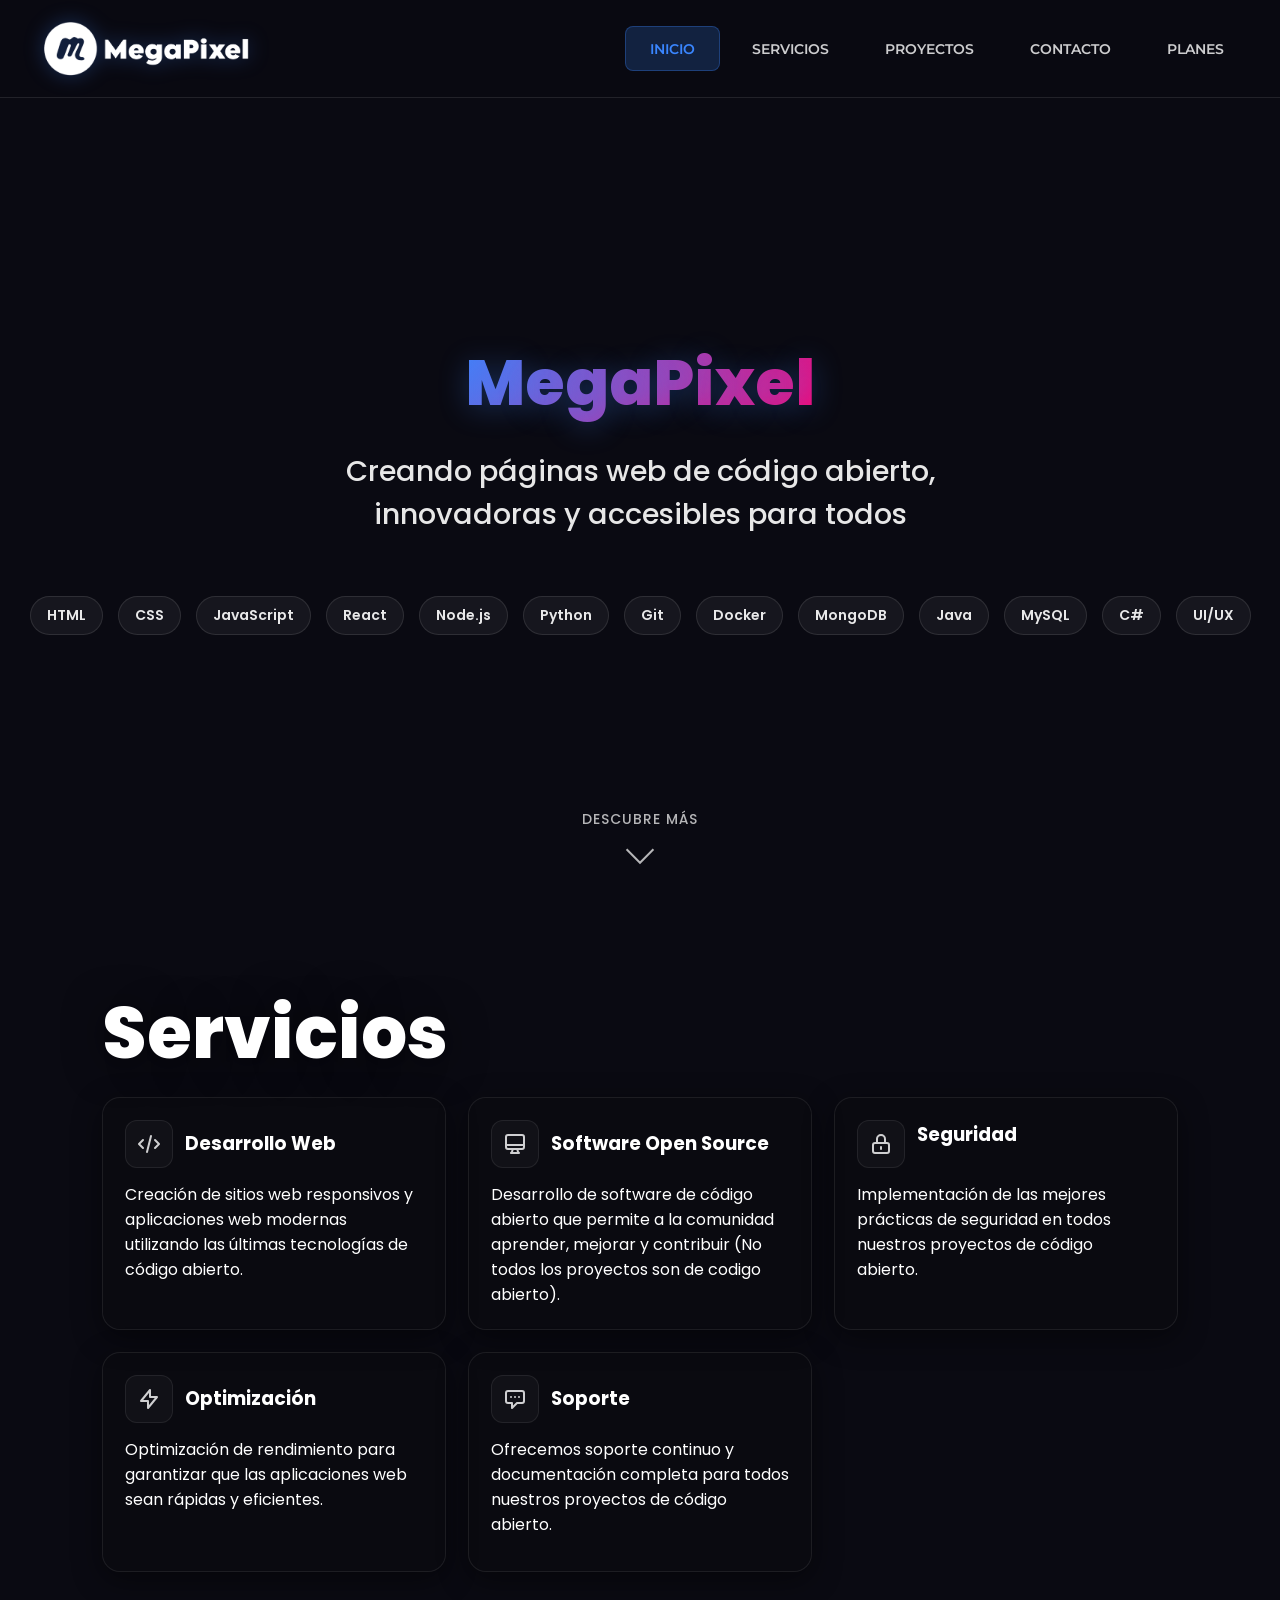
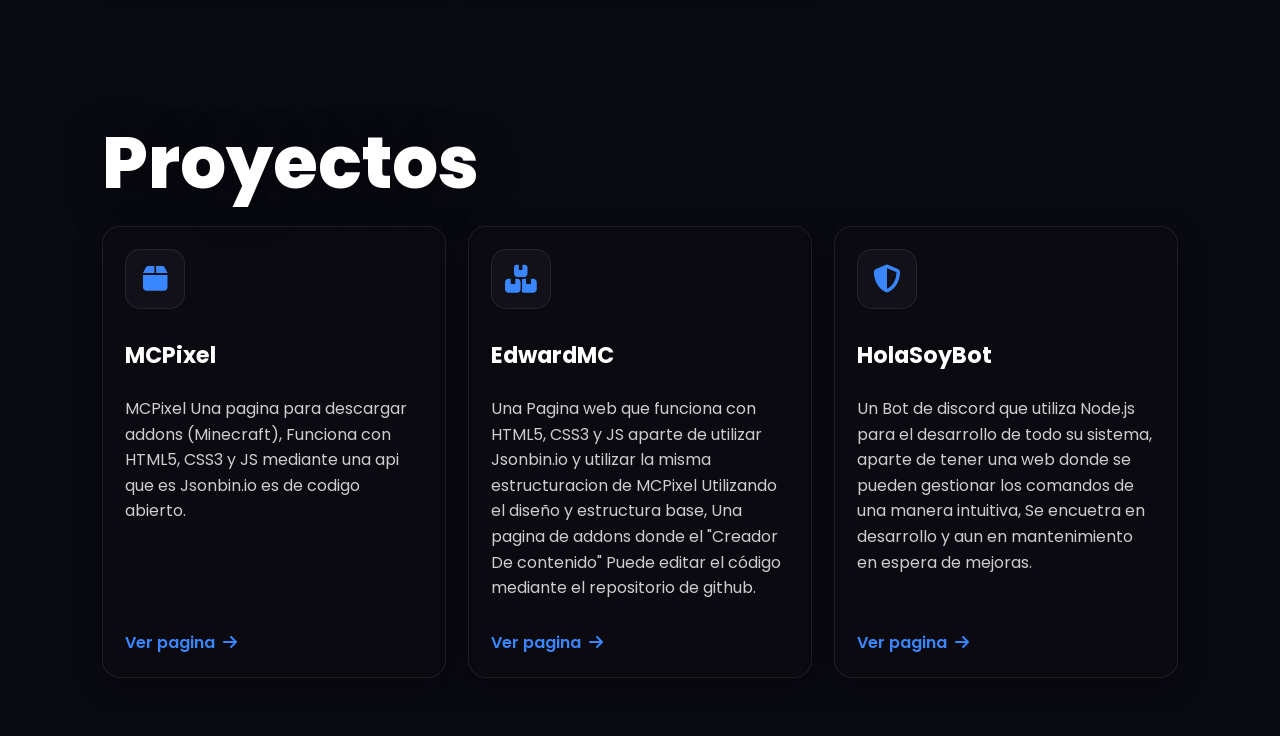
<file: index.html>
<!DOCTYPE html>
<html lang="es">
<head>
  <meta charset="utf-8" />
  <meta name="viewport" content="width=device-width,initial-scale=1" />
  <title>MegaPixel - Desarrollo Web</title>

  <link href="https://fonts.googleapis.com/css2?family=Montserrat:wght@400;600;700&family=Poppins:wght@300;500;700&display=swap" rel="stylesheet">
  <link rel="stylesheet" href="https://cdnjs.cloudflare.com/ajax/libs/font-awesome/6.4.0/css/all.min.css">
  <link rel="icon" href="./img/logo2.png" type="image/png">
  <link rel="stylesheet" href="css/main.css">
</head>
<body>

  <nav class="navbar" id="navbar">
    <div class="nav-container">
      <div class="nav-logo">
        <img src="./img/logo.png" alt="MegaPixelFL">
      </div>
      
      <div class="nav-menu">
        <a href="#" class="nav-link active">INICIO</a>
        <a href="#services" class="nav-link">SERVICIOS</a>
        <a href="#projects" class="nav-link">PROYECTOS</a>
        <a href="./sc/contact.html" class="nav-link">CONTACTO</a>
        <a href="./sc/plan.html" class="nav-link">PLANES</a>
      </div>
      
      <div class="hamburger" id="hamburger">
        <span></span>
        <span></span>
        <span></span>
      </div>
    </div>
  </nav>

  <div class="mobile-menu" id="mobileMenu">
    <button class="close-menu" id="closeMenu">
      <i class="fas fa-times"></i>
    </button>
    <a href="#" class="nav-link active">INICIO</a>
    <a href="#services" class="nav-link">SERVICIOS</a>
    <a href="#projects" class="nav-link">PROYECTOS</a>
    <a href="./sc/contact.html" class="nav-link">CONTACTO</a>
    <a href="./sc/plan.html" class="nav-link">PLANES</a>
  </div>

  <div class="hero" role="main">
    <div class="hero-content">
      <h1 class="hero-title">MegaPixel</h1>
      <p class="hero-subtitle">Creando páginas web de código abierto, innovadoras y accesibles para todos</p>
      
      <div class="tech-stack">
        <div class="tech-item">HTML</div>
        <div class="tech-item">CSS</div>
        <div class="tech-item">JavaScript</div>
        <div class="tech-item">React</div>
        <div class="tech-item">Node.js</div>
        <div class="tech-item">Python</div>
        <div class="tech-item">Git</div>
        <div class="tech-item">Docker</div>
        <div class="tech-item">MongoDB</div>
        <div class="tech-item">Java</div>
        <div class="tech-item">MySQL</div>
        <div class="tech-item">C#</div>
        <div class="tech-item">UI/UX</div>
      </div>
    </div>

    <div class="bottom-cta">
      <a href="#services" class="scroll-down" id="scrollBtn">
        <div class="scroll-text">DESCUBRE MÁS</div>
        <div class="scroll-arrow"></div>
      </a>
    </div>
  </div>

  <section class="services-wrap" id="services">
    <div class="services" id="servicesPanel">
      <div class="services-top">
        <div class="services-title">Servicios</div>
      </div>
      
      <div class="cards" id="cards">
        <div class="card card-1">
          <div style="display:flex;align-items:center;gap:12px">
            <div class="icon">
              <svg xmlns="http://www.w3.org/2000/svg" fill="none" viewBox="0 0 24 24" stroke="currentColor">
                <path stroke-linecap="round" stroke-linejoin="round" stroke-width="2" d="M10 20l4-16m4 4l4 4-4 4M6 16l-4-4 4-4" />
              </svg>
            </div>
            <h3>Desarrollo Web</h3>
          </div>
          <p>Creación de sitios web responsivos y aplicaciones web modernas utilizando las últimas tecnologías de código abierto.</p>
        </div>
        
        <div class="card card-2">
          <div style="display:flex;align-items:center;gap:12px">
            <div class="icon">
              <svg xmlns="http://www.w3.org/2000/svg" fill="none" viewBox="0 0 24 24" stroke="currentColor">
                <path stroke-linecap="round" stroke-linejoin="round" stroke-width="2" d="M9.75 17L9 20l-1 1h8l-1-1-.75-3M3 13h18M5 17h14a2 2 0 002-2V5a2 2 0 00-2-2H5a2 2 0 00-2 2v10a2 2 0 002 2z" />
              </svg>
            </div>
            <h3>Software Open Source</h3>
          </div>
          <p>Desarrollo de software de código abierto que permite a la comunidad aprender, mejorar y contribuir (No todos los proyectos son de codigo abierto).</p>
        </div>
        
        <div class="card card-3">
          <div style="display:flex;align-items;center;gap:12px">
            <div class="icon">
              <svg xmlns="http://www.w3.org/2000/svg" fill="none" viewBox="0 0 24 24" stroke="currentColor">
                <path stroke-linecap="round" stroke-linejoin="round" stroke-width="2" d="M12 15v2m-6 4h12a2 2 0 002-2v-6a2 2 0 00-2-2H6a2 2 0 00-2 2v6a2 2 0 002 2zm10-10V7a4 4 0 00-8 0v4h8z" />
              </svg>
            </div>
            <h3>Seguridad</h3>
          </div>
          <p>Implementación de las mejores prácticas de seguridad en todos nuestros proyectos de código abierto.</p>
        </div>
        
        <div class="card card-4">
          <div style="display:flex;align-items:center;gap:12px">
            <div class="icon">
              <svg xmlns="http://www.w3.org/2000/svg" fill="none" viewBox="0 0 24 24" stroke="currentColor">
                <path stroke-linecap="round" stroke-linejoin="round" stroke-width="2" d="M13 10V3L4 14h7v7l9-11h-7z" />
              </svg>
            </div>
            <h3>Optimización</h3>
          </div>
          <p>Optimización de rendimiento para garantizar que las aplicaciones web sean rápidas y eficientes.</p>
        </div>
        
        <div class="card card-5">
          <div style="display:flex;align-items:center;gap:12px">
            <div class="icon">
              <svg xmlns="http://www.w3.org/2000/svg" fill="none" viewBox="0 0 24 24" stroke="currentColor">
                <path stroke-linecap="round" stroke-linejoin="round" stroke-width="2" d="M8 10h.01M12 10h.01M16 10h.01M9 16H5a2 2 0 01-2-2V6a2 2 0 012-2h14a2 2 0 012 2v8a2 2 0 01-2 2h-5l-5 5v-5z" />
              </svg>
            </div>
            <h3>Soporte</h3>
          </div>
          <p>Ofrecemos soporte continuo y documentación completa para todos nuestros proyectos de código abierto.</p>
        </div>
      </div>
    </div>
  </section>

  <section class="projects-wrap" id="projects">
    <div class="projects">
      <div class="projects-top">
        <div class="projects-title">Proyectos</div>
      </div>
      
      <div class="project-cards">
        <div class="project-card" data-url="https://mcpixel.vercel.app/">
          <div class="project-icon">
            <i class="fas fa-box"></i>
          </div>
          <h3>MCPixel</h3>
          <p>MCPixel Una pagina para descargar addons (Minecraft), Funciona con HTML5, CSS3 y JS mediante una api que es Jsonbin.io es de codigo abierto.</p>
          <a href="https://mcpixel.vercel.app/" class="project-link" target="_blank">
            Ver pagina <i class="fas fa-arrow-right"></i>
          </a>
        </div>
        
        <div class="project-card" data-url="https://edwardmc.vercel.app/">
          <div class="project-icon">
            <i class="fas fa-boxes"></i>
          </div>
          <h3>EdwardMC</h3>
          <p>Una Pagina web que funciona con HTML5, CSS3 y JS aparte de utilizar Jsonbin.io y utilizar la misma estructuracion de MCPixel Utilizando el diseño y estructura base, Una pagina de addons donde el "Creador De contenido" Puede editar el código mediante el repositorio de github.</p>
          <a href="https://edwardmc.vercel.app/" class="project-link">
            Ver pagina <i class="fas fa-arrow-right"></i>
          </a>
        </div>
        
        <div class="project-card" data-url="#">
          <div class="project-icon">
            <i class="fas fa-shield-alt"></i>
          </div>
          <h3>HolaSoyBot</h3>
          <p>Un Bot de discord que utiliza Node.js para el desarrollo de todo su sistema, aparte de tener una web donde se pueden gestionar los comandos de una manera intuitiva, Se encuetra en desarrollo y aun en mantenimiento en espera de mejoras.</p>
          <a href="#" class="project-link">
            Ver pagina <i class="fas fa-arrow-right"></i>
          </a>
        </div>
      </div>
    </div>
  </section>

  <script src="js/main.js"></script>
</body>
</html>
</file>
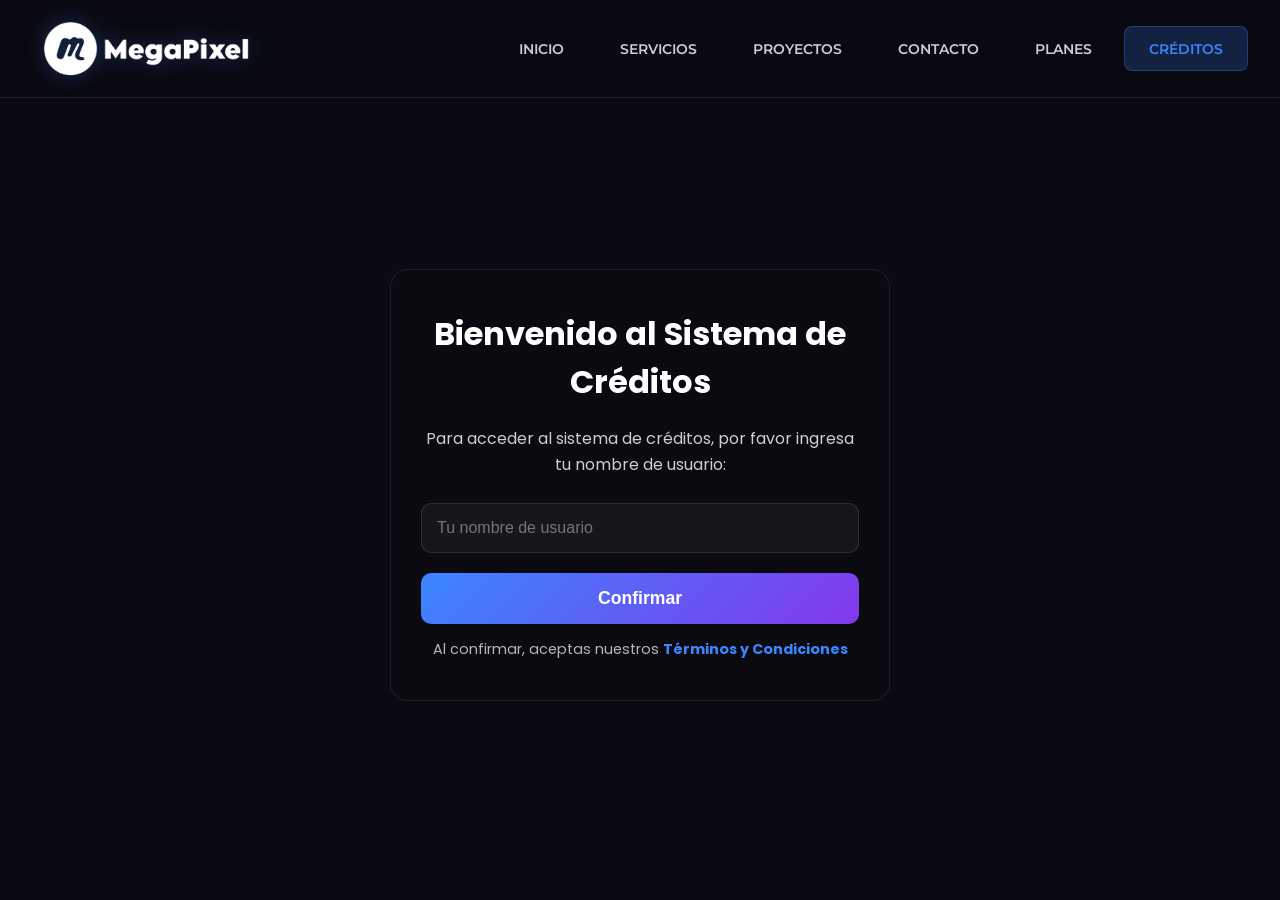
<file: credits.html>
<!DOCTYPE html>
<html lang="es">
<head>
  <meta charset="utf-8" />
  <meta name="viewport" content="width=device-width,initial-scale=1" />
  <title>Créditos - MegaPixel</title>

  <link href="https://fonts.googleapis.com/css2?family=Montserrat:wght@400;600;700&family=Poppins:wght@300;500;700&display=swap" rel="stylesheet">
  <link rel="stylesheet" href="https://cdnjs.cloudflare.com/ajax/libs/font-awesome/6.4.0/css/all.min.css">
  <link rel="icon" href="../img/logo2.png" type="image/png">
  <link rel="stylesheet" href="../css/style-credits.css">
</head>
<body>

  <nav class="navbar" id="navbar">
    <div class="nav-container">
      <div class="nav-logo">
        <img src="../img/logo.png" alt="MegaPixelFL">
      </div>
      
      <div class="nav-menu">
        <a href="../index.html" class="nav-link">INICIO</a>
        <a href="../index.html#services" class="nav-link">SERVICIOS</a>
        <a href="../index.html#projects" class="nav-link">PROYECTOS</a>
        <a href="contact.html" class="nav-link">CONTACTO</a>
        <a href="plan.html" class="nav-link">PLANES</a>
        <a href="credits.html" class="nav-link active">CRÉDITOS</a>
      </div>
      
      <div class="hamburger" id="hamburger">
        <span></span>
        <span></span>
        <span></span>
      </div>
    </div>
  </nav>

  <div class="mobile-menu" id="mobileMenu">
    <button class="close-menu" id="closeMenu">
      <i class="fas fa-times"></i>
    </button>
    <a href="../index.html" class="nav-link">INICIO</a>
    <a href="contact.html" class="nav-link">CONTACTO</a>
    <a href="plan.html" class="nav-link">PLANES</a>
    <a href="credits.html" class="nav-link active">CRÉDITOS</a>
    <a href="terminos.html" class="nav-link">TERMINOS</a>
  </div>

  <div class="credits-hero">
    <div class="credits-content">
      <div class="welcome-card" id="welcomeCard">
        <h2 class="welcome-title">Bienvenido al Sistema de Créditos</h2>
        <p class="welcome-text">Para acceder al sistema de créditos, por favor ingresa tu nombre de usuario:</p>
        <input type="text" class="username-input" id="usernameInput" placeholder="Tu nombre de usuario">
        <button class="confirm-button" id="confirmButton">Confirmar</button>
        <p class="terms-text">
          Al confirmar, aceptas nuestros <a href="terminos.html" class="terms-link">Términos y Condiciones</a>
        </p>
      </div>

      <div class="credits-system" id="creditsSystem">
        <h2 class="credits-title">Sistema de Créditos</h2>
        
        <div class="balance-card">
          <div class="balance-title">Saldo Actual</div>
          <div class="balance-amount" id="balanceAmount">200</div>
          <div class="balance-title">créditos</div>
        </div>

        <div class="generation-info">
          <div class="generation-text">Generación de créditos:</div>
          <div class="generation-rate">5 créditos / 7 min</div>
        </div>

        <div class="invoices-section">
          <h3 class="invoices-title">Últimas Facturas</h3>
          <div id="invoicesList">
            <div class="no-invoices">No hay facturas registradas</div>
          </div>
        </div>
      </div>
    </div>
  </div>

  <div class="invoice-modal" id="invoiceModal">
    <div class="invoice-modal-content">
      <div class="invoice-header">
        <div class="invoice-icon">
          <svg xmlns="http://www.w3.org/2000/svg" viewBox="0 0 24 24" fill="currentColor">
            <path d="M14,2H6A2,2 0 0,0 4,4V20A2,2 0 0,0 6,22H18A2,2 0 0,0 20,20V8L14,2M18,20H6V4H13V9H18V20Z"/>
          </svg>
        </div>
        <h2 class="invoice-modal-title">Factura de Compra</h2>
        <p class="invoice-subtitle">Detalles de tu transacción</p>
      </div>
      
      <div class="invoice-details">
        <div class="invoice-row">
          <span class="invoice-label">ID de Factura:</span>
          <span class="invoice-value invoice-id" id="invoiceId">MPX-000001</span>
        </div>
        <div class="invoice-row">
          <span class="invoice-label">Plan:</span>
          <span class="invoice-value" id="invoicePlan">Plan Básico</span>
        </div>
        <div class="invoice-row">
          <span class="invoice-label">Costo:</span>
          <span class="invoice-value invoice-cost" id="invoiceCost">50 créditos</span>
        </div>
        <div class="invoice-row">
          <span class="invoice-label">Fecha:</span>
          <span class="invoice-value" id="invoiceDate">01/01/2023</span>
        </div>
        <div class="invoice-row">
          <span class="invoice-label">Hora:</span>
          <span class="invoice-value" id="invoiceTime">12:00:00</span>
        </div>
      </div>

      <p class="invoice-note">
        (Favor de tomar captura y abrir un ticket en el <a href="https://discord.gg/RMfzSyNxjT" class="discord-link" target="_blank">Discord Oficial</a>)
      </p>
      
      <button class="close-invoice" id="closeInvoice">
        <svg xmlns="http://www.w3.org/2000/svg" width="20" height="20" viewBox="0 0 24 24" fill="currentColor">
          <path d="M19,6.41L17.59,5L12,10.59L6.41,5L5,6.41L10.59,12L5,17.59L6.41,19L12,13.41L17.59,19L19,17.59L13.41,12L19,6.41Z"/>
        </svg>
        Cerrar Factura
      </button>
    </div>
  </div>

  <script src="../js/script-credits.js"></script>
</body>
</html>
</file>
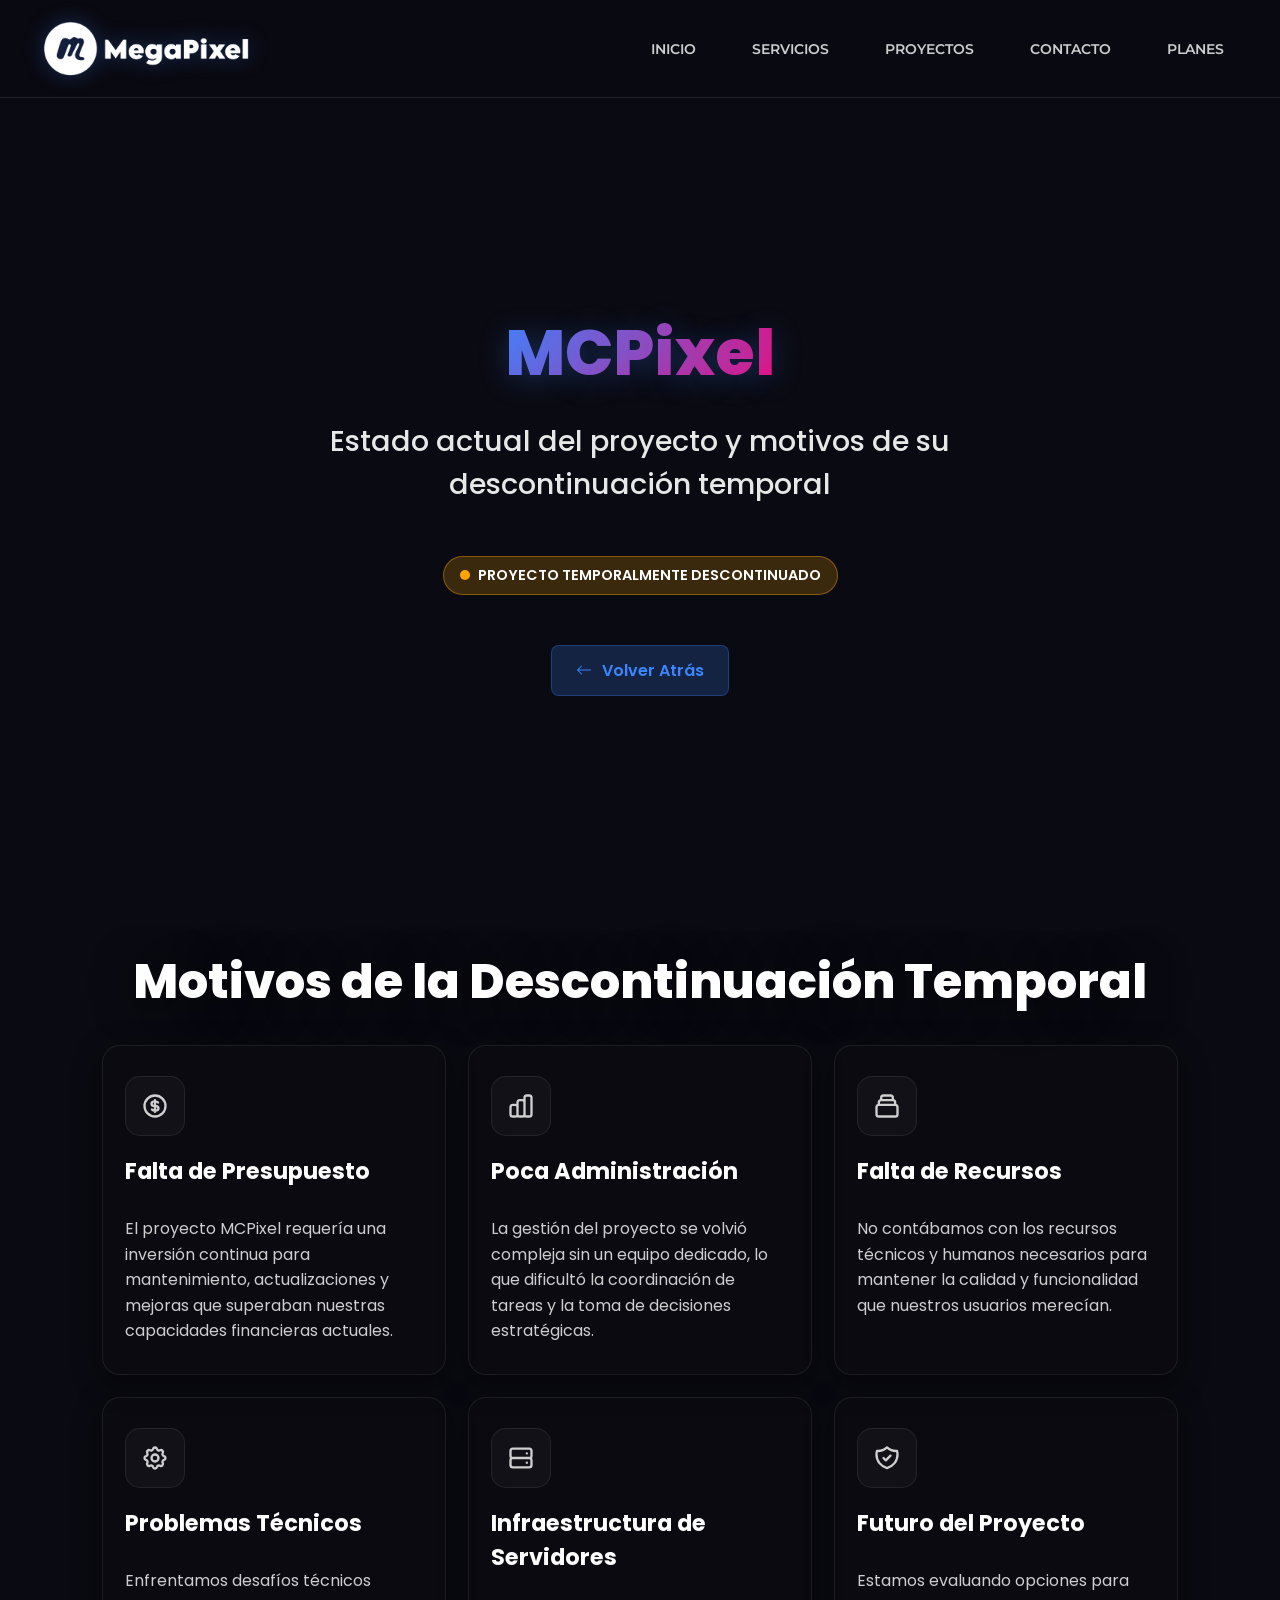
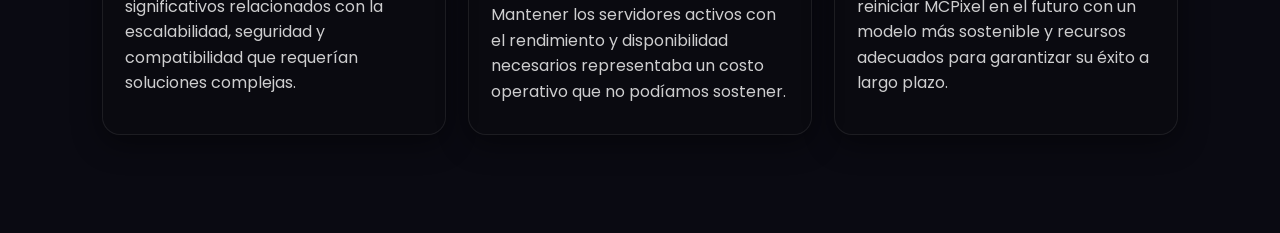
<file: post/mcpixel.html>
<!DOCTYPE html>
<html lang="es">
<head>
  <meta charset="utf-8" />
  <meta name="viewport" content="width=device-width,initial-scale=1" />
  <title>MCPixel - MegaPixel</title>

  <link href="https://fonts.googleapis.com/css2?family=Montserrat:wght@400;600;700&family=Poppins:wght@300;500;700&display=swap" rel="stylesheet">
  <link rel="stylesheet" href="https://cdnjs.cloudflare.com/ajax/libs/font-awesome/6.4.0/css/all.min.css">
  <link rel="icon" href="../img/logo2.png" type="image/png">

  <style>
    :root {
      --transition-fast: 260ms;
      --primary-color: #3a86ff;
      --secondary-color: #8338ec;
      --accent-color: #ff006e;
      --dark-bg: #0a0a12;
    }

    * {
      box-sizing: border-box;
      margin: 0;
      padding: 0;
    }

    html, body {
      height: 100%;
      background: var(--dark-bg);
      font-family: "Poppins", "Montserrat", system-ui, -apple-system, "Segoe UI", Roboto, Arial;
      color: #fff;
      -webkit-font-smoothing: antialiased;
      -moz-osx-font-smoothing: grayscale;
      scroll-behavior: smooth;
    }

    .container {
      max-width: 1200px;
      margin: 0 auto;
      padding: 0 20px;
    }

    .navbar {
      position: fixed;
      top: 0;
      left: 0;
      right: 0;
      z-index: 1000;
      padding: 1rem 2rem;
      background: rgba(10, 10, 18, 0.95);
      backdrop-filter: blur(20px);
      border-bottom: 1px solid rgba(255, 255, 255, 0.1);
      transition: all 0.3s ease;
    }

    .navbar.scrolled {
      padding: 0.8rem 2rem;
      box-shadow: 0 5px 20px rgba(0, 0, 0, 0.3);
    }

    .nav-container {
      display: flex;
      justify-content: space-between;
      align-items: center;
      max-width: 1400px;
      margin: 0 auto;
    }

    .nav-logo {
      display: flex;
      align-items: center;
      gap: 1rem;
    }

    .nav-logo img {
      height: 65px;
      width: auto;
      transition: all 0.3s ease;
      filter: drop-shadow(0 0 10px rgba(58, 134, 255, 0.3));
    }

    .navbar.scrolled .nav-logo img {
      height: 55px;
    }

    .nav-menu {
      display: flex;
      gap: 0.5rem;
      align-items: center;
    }

    .nav-link {
      color: rgba(255, 255, 255, 0.8);
      text-decoration: none;
      font-weight: 600;
      font-family: "Montserrat", sans-serif;
      font-size: 14px;
      padding: 0.8rem 1.5rem;
      border-radius: 8px;
      transition: all 0.3s ease;
      position: relative;
      overflow: hidden;
    }

    .nav-link::before {
      content: '';
      position: absolute;
      top: 0;
      left: -100%;
      width: 100%;
      height: 100%;
      background: linear-gradient(90deg, transparent, rgba(255, 255, 255, 0.1), transparent);
      transition: left 0.5s;
    }

    .nav-link:hover::before {
      left: 100%;
    }

    .nav-link.active {
      background: rgba(58, 134, 255, 0.2);
      color: var(--primary-color);
      border: 1px solid rgba(58, 134, 255, 0.3);
    }

    .nav-link:not(.active):hover {
      background: rgba(255, 255, 255, 0.05);
      color: #fff;
    }

    .hamburger {
      display: none;
      flex-direction: column;
      cursor: pointer;
      padding: 0.8rem;
      background: rgba(255, 255, 255, 0.05);
      border-radius: 8px;
      border: 1px solid rgba(255, 255, 255, 0.1);
      z-index: 1002;
      position: relative;
    }

    .hamburger span {
      width: 25px;
      height: 2px;
      background: #fff;
      margin: 3px 0;
      transition: 0.3s;
    }

    .hamburger.active span:nth-child(1) {
      transform: rotate(45deg) translate(5px, 5px);
    }

    .hamburger.active span:nth-child(2) {
      opacity: 0;
    }

    .hamburger.active span:nth-child(3) {
      transform: rotate(-45deg) translate(7px, -6px);
    }

    .mobile-menu {
      position: fixed;
      top: 0;
      left: -100%;
      width: 100%;
      height: 100vh;
      background: rgba(10, 10, 18, 0.98);
      backdrop-filter: blur(30px);
      z-index: 1001;
      transition: left 0.4s cubic-bezier(0.23, 1, 0.32, 1);
      display: flex;
      flex-direction: column;
      justify-content: center;
      align-items: center;
      gap: 2rem;
    }

    .mobile-menu.active {
      left: 0;
    }

    .mobile-menu .nav-link {
      font-size: 2rem;
      padding: 1.5rem 3rem;
      border-radius: 12px;
      background: rgba(255, 255, 255, 0.05);
      border: 1px solid rgba(255, 255, 255, 0.1);
      width: 280px;
      text-align: center;
      transition: all 0.3s ease;
    }

    .mobile-menu .nav-link:hover {
      background: rgba(58, 134, 255, 0.2);
      transform: translateY(-5px);
    }

    .close-menu {
      position: absolute;
      top: 2.5rem;
      right: 2.5rem;
      background: rgba(255, 255, 255, 0.1);
      border: none;
      color: #fff;
      font-size: 2rem;
      cursor: pointer;
      padding: 1rem;
      border-radius: 12px;
      width: 60px;
      height: 60px;
      display: flex;
      align-items: center;
      justify-content: center;
      transition: all 0.3s ease;
      z-index: 1002;
    }

    .close-menu:hover {
      background: rgba(255, 255, 255, 0.2);
      transform: rotate(90deg);
    }

    .contact-hero {
      position: relative;
      min-height: 100vh;
      display: flex;
      flex-direction: column;
      justify-content: center;
      padding-top: 100px;
    }

    .contact-content {
      flex: 1 1 auto;
      display: flex;
      flex-direction: column;
      justify-content: center;
      align-items: center;
      text-align: center;
      padding: 0 20px;
    }

    .contact-title {
      font-size: clamp(2.5rem, 5vw, 4.5rem);
      font-weight: 800;
      margin-bottom: 20px;
      background: linear-gradient(135deg, var(--primary-color), var(--accent-color));
      -webkit-background-clip: text;
      -webkit-text-fill-color: transparent;
      text-shadow: 0 4px 30px rgba(58, 134, 255, 0.3);
    }

    .contact-subtitle {
      font-size: clamp(1.2rem, 2.5vw, 1.8rem);
      font-weight: 500;
      margin-bottom: 50px;
      color: rgba(255, 255, 255, 0.9);
      max-width: 700px;
    }

    .back-button {
      display: inline-flex;
      align-items: center;
      gap: 10px;
      background: rgba(58, 134, 255, 0.2);
      color: var(--primary-color);
      padding: 12px 24px;
      border-radius: 8px;
      text-decoration: none;
      font-weight: 600;
      border: 1px solid rgba(58, 134, 255, 0.3);
      transition: all 0.3s ease;
      margin-top: 20px;
    }

    .back-button:hover {
      background: rgba(58, 134, 255, 0.3);
      transform: translateY(-3px);
      box-shadow: 0 8px 20px rgba(58, 134, 255, 0.2);
    }

    .info-section {
      width: 100%;
      display: flex;
      justify-content: center;
      padding: 40px 22px 80px;
      background: transparent;
    }

    .info-container {
      width: calc(100% - 140px);
      max-width: 1400px;
      display: block;
      border-radius: 22px;
      padding: 18px 10px;
    }

    .info-title {
      font-size: 48px;
      line-height: 0.98;
      font-weight: 800;
      color: #fff;
      text-shadow: 0 4px 40px rgba(0, 0, 0, 0.6);
      margin-bottom: 40px;
      text-align: center;
    }

    .info-cards {
      display: grid;
      grid-template-columns: repeat(3, 1fr);
      gap: 22px;
    }

    .info-card {
      background: rgba(10, 10, 15, 0.5);
      border-radius: 18px;
      padding: 30px 22px;
      min-height: 220px;
      border: 1px solid rgba(255, 255, 255, 0.08);
      box-shadow: 0 8px 30px rgba(0, 0, 0, 0.45);
      transition: transform .28s ease, box-shadow .28s ease, background .28s ease;
      display: flex;
      flex-direction: column;
      gap: 18px;
    }

    .info-card:hover {
      transform: translateY(-6px);
      box-shadow: 0 18px 48px rgba(0, 0, 0, 0.55);
      background: rgba(15, 15, 20, 0.7);
    }

    .info-icon {
      width: 60px;
      height: 60px;
      border-radius: 15px;
      display: flex;
      align-items: center;
      justify-content: center;
      background: rgba(255, 255, 255, 0.03);
      border: 1px solid rgba(255, 255, 255, 0.08);
    }

    .info-icon svg {
      width: 28px;
      height: 28px;
      stroke: rgba(255, 255, 255, 0.8);
      stroke-width: 1.5;
    }

    .info-card h3 {
      font-size: 1.4rem;
      font-weight: 700;
      margin-bottom: 10px;
    }

    .info-card p {
      color: rgba(255, 255, 255, 0.8);
      line-height: 1.6;
    }

    .status-indicator {
      display: inline-flex;
      align-items: center;
      gap: 8px;
      padding: 8px 16px;
      background: rgba(255, 165, 0, 0.2);
      border: 1px solid rgba(255, 165, 0, 0.4);
      border-radius: 20px;
      font-size: 0.9rem;
      font-weight: 600;
      margin-bottom: 30px;
    }

    .status-indicator .dot {
      width: 10px;
      height: 10px;
      border-radius: 50%;
      background: orange;
      animation: pulse 2s infinite;
    }

    @keyframes pulse {
      0% { opacity: 1; }
      50% { opacity: 0.5; }
      100% { opacity: 1; }
    }

    @media (max-width: 920px) {
      .nav-menu {
        display: none;
      }
      
      .hamburger {
        display: flex;
      }
      
      .nav-logo img {
        height: 55px;
      }
      
      .navbar.scrolled .nav-logo img {
        height: 50px;
      }
      
      .info-cards {
        grid-template-columns: repeat(2, 1fr);
      }
      
      .mobile-menu .nav-link {
        font-size: 1.8rem;
        padding: 1.2rem 2.5rem;
        width: 250px;
      }
    }

    @media (max-width: 768px) {
      .navbar {
        padding: 1rem;
      }
      
      .nav-logo img {
        height: 50px;
      }
      
      .navbar.scrolled .nav-logo img {
        height: 45px;
      }
      
      .info-container {
        width: 100%;
      }
      
      .info-title {
        font-size: 40px;
      }
      
      .info-cards {
        grid-template-columns: 1fr;
      }
      
      .mobile-menu .nav-link {
        font-size: 1.5rem;
        padding: 1rem 2rem;
        width: 220px;
      }
      
      .close-menu {
        top: 2rem;
        right: 2rem;
        width: 50px;
        height: 50px;
        font-size: 1.5rem;
      }
    }

    @media (max-width: 480px) {
      .contact-title {
        font-size: 2.2rem;
      }
      
      .contact-subtitle {
        font-size: 1.1rem;
      }
      
      .nav-logo img {
        height: 45px;
      }
      
      .navbar.scrolled .nav-logo img {
        height: 40px;
      }
    }
  </style>
</head>
<body>

  <nav class="navbar" id="navbar">
    <div class="nav-container">
      <div class="nav-logo">
        <img src="../img/logo.png" alt="MegaPixelFL">
      </div>
      
      <div class="nav-menu">
        <a href="../index.html" class="nav-link">INICIO</a>
        <a href="../index.html#services" class="nav-link">SERVICIOS</a>
        <a href="../index.html#projects" class="nav-link">PROYECTOS</a>
        <a href="../contact.html" class="nav-link">CONTACTO</a>
        <a href="../plan.html" class="nav-link">PLANES</a>
      </div>
      
      <div class="hamburger" id="hamburger">
        <span></span>
        <span></span>
        <span></span>
      </div>
    </div>
  </nav>

  <div class="mobile-menu" id="mobileMenu">
    <button class="close-menu" id="closeMenu">
      <i class="fas fa-times"></i>
    </button>
    <a href="../index.html" class="nav-link">INICIO</a>
    <a href="../index.html#services" class="nav-link">SERVICIOS</a>
    <a href="../index.html#projects" class="nav-link">PROYECTOS</a>
    <a href="../contact.html" class="nav-link">CONTACTO</a>
    <a href="../plan.html" class="nav-link">PLANES</a>
  </div>

  <div class="contact-hero" role="main">
    <div class="contact-content">
      <h1 class="contact-title">MCPixel</h1>
      <p class="contact-subtitle">Estado actual del proyecto y motivos de su descontinuación temporal</p>
      
      <div class="status-indicator">
        <div class="dot"></div>
        <span>PROYECTO TEMPORALMENTE DESCONTINUADO</span>
      </div>
      
      <a href="javascript:history.back()" class="back-button">
        <svg xmlns="http://www.w3.org/2000/svg" width="16" height="16" fill="currentColor" viewBox="0 0 16 16">
          <path fill-rule="evenodd" d="M15 8a.5.5 0 0 0-.5-.5H2.707l3.147-3.146a.5.5 0 1 0-.708-.708l-4 4a.5.5 0 0 0 0 .708l4 4a.5.5 0 0 0 .708-.708L2.707 8.5H14.5A.5.5 0 0 0 15 8z"/>
        </svg>
        Volver Atrás
      </a>
    </div>
  </div>

  <section class="info-section">
    <div class="info-container">
      <h2 class="info-title">Motivos de la Descontinuación Temporal</h2>
      
      <div class="info-cards">
        <div class="info-card">
          <div class="info-icon">
            <svg xmlns="http://www.w3.org/2000/svg" fill="none" viewBox="0 0 24 24" stroke="currentColor">
              <path stroke-linecap="round" stroke-linejoin="round" stroke-width="2" d="M12 8c-1.657 0-3 .895-3 2s1.343 2 3 2 3 .895 3 2-1.343 2-3 2m0-8c1.11 0 2.08.402 2.599 1M12 8V7m0 1v8m0 0v1m0-1c-1.11 0-2.08-.402-2.599-1M21 12a9 9 0 11-18 0 9 9 0 0118 0z" />
            </svg>
          </div>
          <h3>Falta de Presupuesto</h3>
          <p>El proyecto MCPixel requería una inversión continua para mantenimiento, actualizaciones y mejoras que superaban nuestras capacidades financieras actuales.</p>
        </div>
        
        <div class="info-card">
          <div class="info-icon">
            <svg xmlns="http://www.w3.org/2000/svg" fill="none" viewBox="0 0 24 24" stroke="currentColor">
              <path stroke-linecap="round" stroke-linejoin="round" stroke-width="2" d="M9 19v-6a2 2 0 00-2-2H5a2 2 0 00-2 2v6a2 2 0 002 2h2a2 2 0 002-2zm0 0V9a2 2 0 012-2h2a2 2 0 012 2v10m-6 0a2 2 0 002 2h2a2 2 0 002-2m0 0V5a2 2 0 012-2h2a2 2 0 012 2v14a2 2 0 01-2 2h-2a2 2 0 01-2-2z" />
            </svg>
          </div>
          <h3>Poca Administración</h3>
          <p>La gestión del proyecto se volvió compleja sin un equipo dedicado, lo que dificultó la coordinación de tareas y la toma de decisiones estratégicas.</p>
        </div>
        
        <div class="info-card">
          <div class="info-icon">
            <svg xmlns="http://www.w3.org/2000/svg" fill="none" viewBox="0 0 24 24" stroke="currentColor">
              <path stroke-linecap="round" stroke-linejoin="round" stroke-width="2" d="M19 11H5m14 0a2 2 0 012 2v6a2 2 0 01-2 2H5a2 2 0 01-2-2v-6a2 2 0 012-2m14 0V9a2 2 0 00-2-2M5 11V9a2 2 0 012-2m0 0V5a2 2 0 012-2h6a2 2 0 012 2v2M7 7h10" />
            </svg>
          </div>
          <h3>Falta de Recursos</h3>
          <p>No contábamos con los recursos técnicos y humanos necesarios para mantener la calidad y funcionalidad que nuestros usuarios merecían.</p>
        </div>
        
        <div class="info-card">
          <div class="info-icon">
            <svg xmlns="http://www.w3.org/2000/svg" fill="none" viewBox="0 0 24 24" stroke="currentColor">
              <path stroke-linecap="round" stroke-linejoin="round" stroke-width="2" d="M10.325 4.317c.426-1.756 2.924-1.756 3.35 0a1.724 1.724 0 002.573 1.066c1.543-.94 3.31.826 2.37 2.37a1.724 1.724 0 001.065 2.572c1.756.426 1.756 2.924 0 3.35a1.724 1.724 0 00-1.066 2.573c.94 1.543-.826 3.31-2.37 2.37a1.724 1.724 0 00-2.572 1.065c-.426 1.756-2.924 1.756-3.35 0a1.724 1.724 0 00-2.573-1.066c-1.543.94-3.31-.826-2.37-2.37a1.724 1.724 0 00-1.065-2.572c-1.756-.426-1.756-2.924 0-3.35a1.724 1.724 0 001.066-2.573c-.94-1.543.826-3.31 2.37-2.37.996.608 2.296.07 2.572-1.065z" />
              <path stroke-linecap="round" stroke-linejoin="round" stroke-width="2" d="M15 12a3 3 0 11-6 0 3 3 0 016 0z" />
            </svg>
          </div>
          <h3>Problemas Técnicos</h3>
          <p>Enfrentamos desafíos técnicos significativos relacionados con la escalabilidad, seguridad y compatibilidad que requerían soluciones complejas.</p>
        </div>
        
        <div class="info-card">
          <div class="info-icon">
            <svg xmlns="http://www.w3.org/2000/svg" fill="none" viewBox="0 0 24 24" stroke="currentColor">
              <path stroke-linecap="round" stroke-linejoin="round" stroke-width="2" d="M5 12h14M5 12a2 2 0 01-2-2V6a2 2 0 012-2h14a2 2 0 012 2v4a2 2 0 01-2 2M5 12a2 2 0 00-2 2v4a2 2 0 002 2h14a2 2 0 002-2v-4a2 2 0 00-2-2m-2-4h.01M17 16h.01" />
            </svg>
          </div>
          <h3>Infraestructura de Servidores</h3>
          <p>Mantener los servidores activos con el rendimiento y disponibilidad necesarios representaba un costo operativo que no podíamos sostener.</p>
        </div>
        
        <div class="info-card">
          <div class="info-icon">
            <svg xmlns="http://www.w3.org/2000/svg" fill="none" viewBox="0 0 24 24" stroke="currentColor">
              <path stroke-linecap="round" stroke-linejoin="round" stroke-width="2" d="M9 12l2 2 4-4m5.618-4.016A11.955 11.955 0 0112 2.944a11.955 11.955 0 01-8.618 3.04A12.02 12.02 0 003 9c0 5.591 3.824 10.29 9 11.622 5.176-1.332 9-6.03 9-11.622 0-1.042-.133-2.052-.382-3.016z" />
            </svg>
          </div>
          <h3>Futuro del Proyecto</h3>
          <p>Estamos evaluando opciones para reiniciar MCPixel en el futuro con un modelo más sostenible y recursos adecuados para garantizar su éxito a largo plazo.</p>
        </div>
      </div>
    </div>
  </section>

  <script>
    const navbar = document.getElementById('navbar');
    const hamburger = document.getElementById('hamburger');
    const mobileMenu = document.getElementById('mobileMenu');
    const closeMenu = document.getElementById('closeMenu');
    const navLinks = document.querySelectorAll('.nav-link');

    function handleNavigation(e) {
      const href = this.getAttribute('href');
      
      if (href === '#') {
        e.preventDefault();
        window.location.href = '../error/404.html';
        return;
      }
      
      if (href.startsWith('#') && href !== '#') {
        e.preventDefault();
        const targetId = href;
        const targetElement = document.querySelector(targetId);
        
        if (targetElement) {
          window.scrollTo({
            top: targetElement.offsetTop - 100,
            behavior: 'smooth'
          });
        }
        
        closeMobileMenu();
      }
    }

    function onScroll() {
      const scrollY = window.scrollY;

      if (scrollY > 50) {
        navbar.classList.add('scrolled');
      } else {
        navbar.classList.remove('scrolled');
      }
    }

    function toggleMobileMenu() {
      mobileMenu.classList.toggle('active');
      hamburger.classList.toggle('active');
      document.body.style.overflow = mobileMenu.classList.contains('active') ? 'hidden' : '';
    }

    function closeMobileMenu() {
      mobileMenu.classList.remove('active');
      hamburger.classList.remove('active');
      document.body.style.overflow = '';
    }

    function initEvents() {
      window.addEventListener('scroll', onScroll, { passive: true });
      
      navLinks.forEach(link => {
        link.addEventListener('click', handleNavigation);
      });
      
      hamburger.addEventListener('click', toggleMobileMenu);
      closeMenu.addEventListener('click', toggleMobileMenu);
    }

    function init() {
      initEvents();
    }

    if (document.readyState === 'loading') {
      document.addEventListener('DOMContentLoaded', init);
    } else {
      init();
    }
  </script>
</body>
</html>
</file>
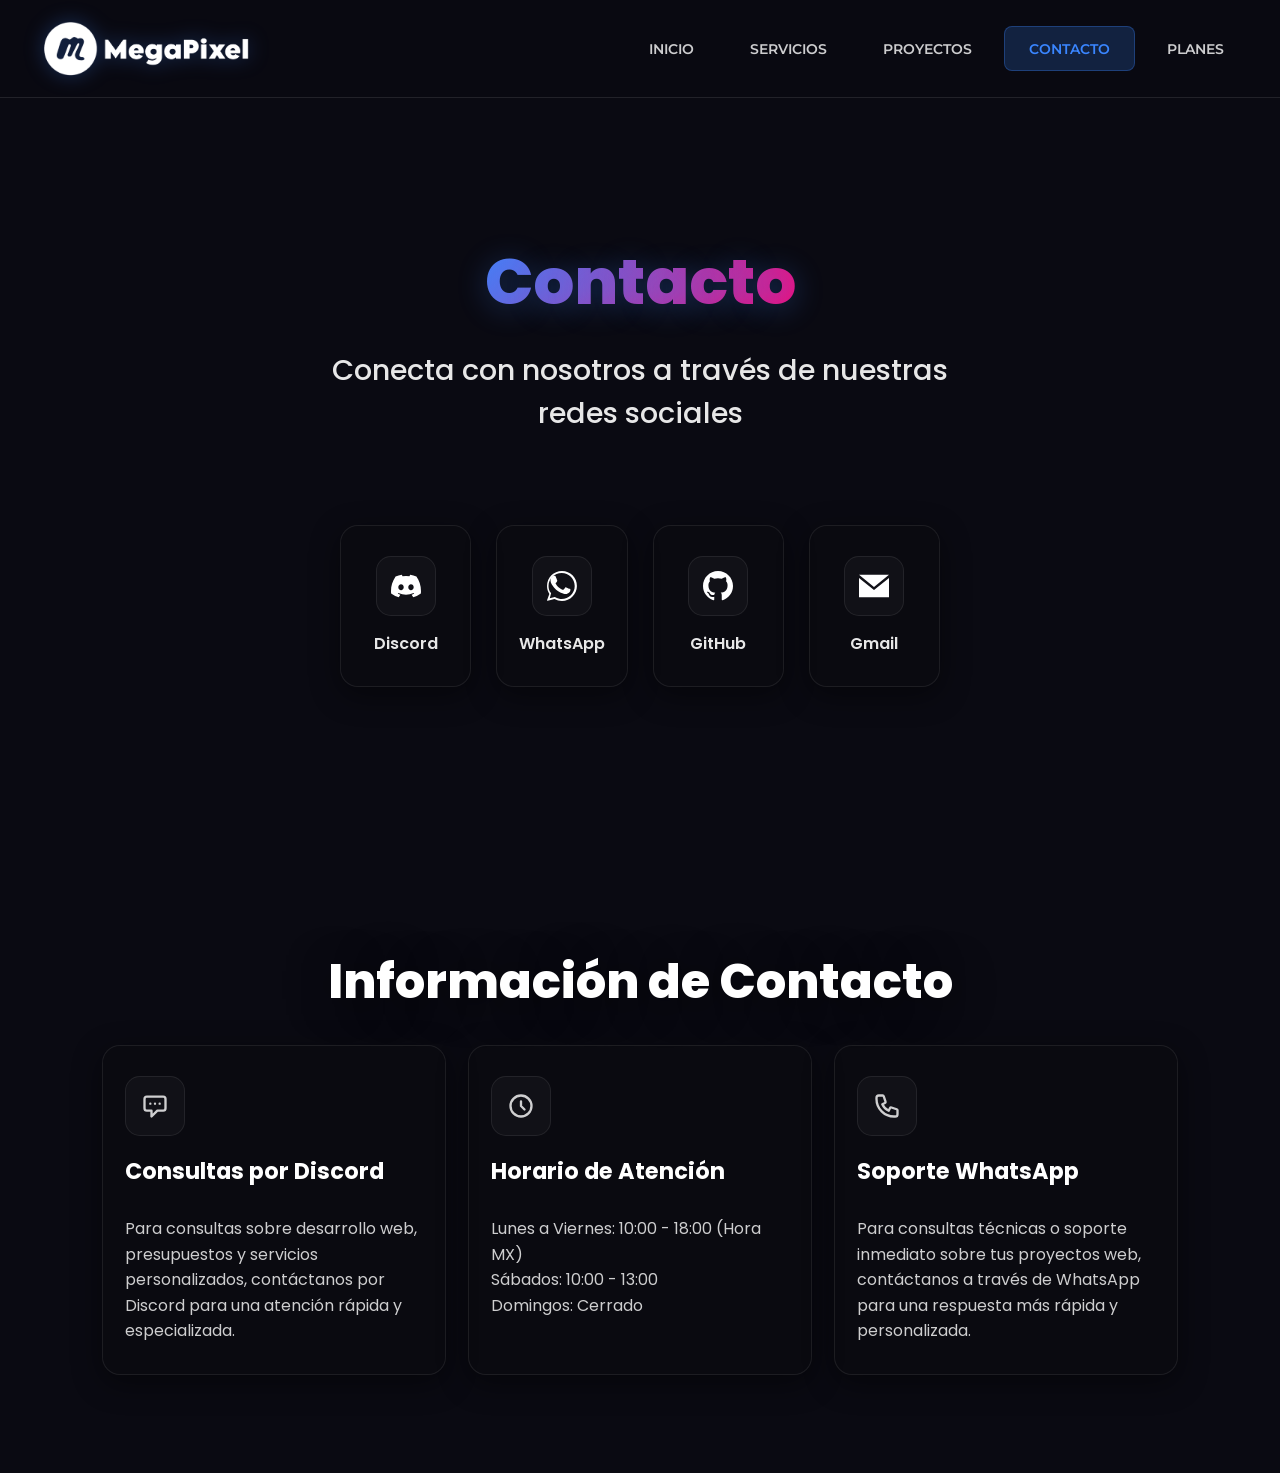
<file: sc/contact.html>
<!DOCTYPE html>
<html lang="es">
<head>
  <meta charset="utf-8" />
  <meta name="viewport" content="width=device-width,initial-scale=1" />
  <title>Contacto - MegaPixel</title>

  <link href="https://fonts.googleapis.com/css2?family=Montserrat:wght@400;600;700&family=Poppins:wght@300;500;700&display=swap" rel="stylesheet">
  <link rel="stylesheet" href="https://cdnjs.cloudflare.com/ajax/libs/font-awesome/6.4.0/css/all.min.css">
  <link rel="icon" href="../img/logo2.png" type="image/png">
  <link rel="stylesheet" href="../css/style-contact.css">
</head>
<body>

  <nav class="navbar" id="navbar">
    <div class="nav-container">
      <div class="nav-logo">
        <img src="../img/logo.png" alt="MegaPixelFL">
      </div>
      
      <div class="nav-menu">
        <a href="../index.html" class="nav-link">INICIO</a>
        <a href="../index.html#services" class="nav-link">SERVICIOS</a>
        <a href="../index.html#projects" class="nav-link">PROYECTOS</a>
        <a href="./contact.html" class="nav-link active">CONTACTO</a>
        <a href="./plan.html" class="nav-link">PLANES</a>
      </div>
      
      <div class="hamburger" id="hamburger">
        <span></span>
        <span></span>
        <span></span>
      </div>
    </div>
  </nav>

  <div class="mobile-menu" id="mobileMenu">
    <button class="close-menu" id="closeMenu">
      <i class="fas fa-times"></i>
    </button>
    <a href="../index.html" class="nav-link">INICIO</a>
    <a href="../index.html#services" class="nav-link">SERVICIOS</a>
    <a href="../index.html#projects" class="nav-link">PROYECTOS</a>
    <a href="./contact.html" class="nav-link active">CONTACTO</a>
    <a href="./plan.html" class="nav-link">PLANES</a>
  </div>

  <div class="contact-hero" role="main">
    <div class="contact-content">
      <h1 class="contact-title">Contacto</h1>
      <p class="contact-subtitle">Conecta con nosotros a través de nuestras redes sociales</p>
      
      <div class="social-grid">
        <div class="social-card" data-url="https://discord.gg/RMfzSyNxjT">
          <div class="social-icon">
            <svg xmlns="http://www.w3.org/2000/svg" viewBox="0 0 127.14 96.36" fill="currentColor">
              <path d="M107.7,8.07A105.15,105.15,0,0,0,81.47,0a72.06,72.06,0,0,0-3.36,6.83A97.68,97.68,0,0,0,49,6.83,72.37,72.37,0,0,0,45.64,0,105.89,105.89,0,0,0,19.39,8.09C2.79,32.65-1.71,56.6.54,80.21h0A105.73,105.73,0,0,0,32.71,96.36,77.7,77.7,0,0,0,39.6,85.25a68.42,68.42,0,0,1-10.85-5.18c.91-.66,1.8-1.34,2.66-2a75.57,75.57,0,0,0,64.32,0c.87.71,1.76,1.39,2.66,2a68.68,68.68,0,0,1-10.87,5.19,77,77,0,0,0,6.89,11.1A105.25,105.25,0,0,0,126.6,80.22h0C129.24,52.84,122.09,29.11,107.7,8.07ZM42.45,65.69C36.18,65.69,31,60,31,53s5-12.74,11.43-12.74S54,46,53.89,53,48.73,65.69,42.45,65.69Zm42.24,0C78.41,65.69,73.25,60,73.25,53s5-12.74,11.44-12.74S96.23,46,96.12,53,91.08,65.69,84.69,65.69Z"/>
            </svg>
          </div>
          <span class="social-name">Discord</span>
        </div>
        
        <div class="social-card" data-url="https://whatsapp.com/channel/0029VbBXekx1t90czIbLim25">
          <div class="social-icon">
            <svg xmlns="http://www.w3.org/2000/svg" viewBox="0 0 175.216 175.552" fill="currentColor">
              <path d="M87.463.265C39.129.265.008 39.381.008 87.726c0 16.963 4.986 32.828 13.534 46.174L.571 170.107a3.2 3.2 0 0 0 .387 3.386 3.21 3.21 0 0 0 3.193.939l39.142-10.555c13.437 7.297 28.77 11.256 44.17 11.256 48.334 0 87.456-39.116 87.456-87.451C175.216 39.381 136.094.265 87.759.265zm-.304 163.914c-13.61 0-26.99-3.691-38.581-10.678l-2.879-1.667-29.749 8.017 7.971-29.008-1.871-2.946C13.432 117.556 8.861 102.891 8.861 87.726c0-42.261 34.334-76.593 76.593-76.593s76.593 34.332 76.593 76.593-34.331 76.593-76.588 76.593z"/>
              <path d="M132.397 105.413c-2.908-1.455-17.195-8.491-19.858-9.466-2.663-.975-4.596-1.455-6.529 1.455-1.933 2.909-7.517 9.466-9.213 11.403-1.697 1.937-3.394 2.187-6.297.732-2.903-1.455-12.247-4.523-23.326-14.404-8.618-7.694-14.437-17.195-16.131-20.098-1.694-2.903-.183-4.472 1.273-5.916 1.302-1.302 2.908-3.394 4.362-5.087 1.455-1.694 1.937-2.908 2.908-4.846.975-1.937.487-3.64-.243-5.087-.731-1.447-6.529-15.718-8.941-21.546-2.343-5.659-4.734-4.896-6.529-4.988-1.694-.092-3.64-.092-5.587-.092-1.946 0-5.087.731-7.761 3.64-2.674 2.909-10.191 9.955-10.191 24.268s10.435 28.157 11.891 30.108c1.455 1.951 20.098 30.716 48.708 42.086 6.772 2.674 12.055 4.281 16.172 5.484 6.854 2.036 13.092 1.75 18.028 1.061 5.484-.772 17.195-7.028 19.614-13.821 2.418-6.793 2.418-12.613 1.697-13.821-.722-1.209-2.663-1.937-5.567-3.392z"/>
            </svg>
          </div>
          <span class="social-name">WhatsApp</span>
        </div>
        
        <div class="social-card" data-url="#">
          <div class="social-icon">
            <svg xmlns="http://www.w3.org/2000/svg" viewBox="0 0 24 24" fill="currentColor">
              <path d="M12 0c-6.626 0-12 5.373-12 12 0 5.302 3.438 9.8 8.207 11.387.599.111.793-.261.793-.577v-2.234c-3.338.726-4.033-1.416-4.033-1.416-.546-1.387-1.333-1.756-1.333-1.756-1.089-.745.083-.729.083-.729 1.205.084 1.839 1.237 1.839 1.237 1.07 1.834 2.807 1.304 3.492.997.107-.775.418-1.305.762-1.604-2.665-.305-5.467-1.334-5.467-5.931 0-1.311.469-2.381 1.236-3.221-.124-.303-.535-1.524.117-3.176 0 0 1.008-.322 3.301 1.23.957-.266 1.983-.399 3.003-.404 1.02.005 2.047.138 3.006.404 2.291-1.552 3.297-1.23 3.297-1.23.653 1.653.242 2.874.118 3.176.77.84 1.235 1.911 1.235 3.221 0 4.609-2.807 5.624-5.479 5.921.43.372.823 1.102.823 2.222v3.293c0 .319.192.694.801.576 4.765-1.589 8.199-6.086 8.199-11.386 0-6.627-5.373-12-12-12z"/>
            </svg>
          </div>
          <span class="social-name">GitHub</span>
        </div>
        
        <div class="social-card" data-url="mailto:megapixelpluggin@gmail.com">
          <div class="social-icon">
            <svg xmlns="http://www.w3.org/2000/svg" viewBox="0 0 24 24" fill="currentColor">
              <path d="M12 12.713l-11.985-9.713h23.97l-11.985 9.713zm0 2.574l-12-9.725v15.438h24v-15.438l-12 9.725z"/>
            </svg>
          </div>
          <span class="social-name">Gmail</span>
        </div>
      </div>
    </div>
  </div>

  <section class="info-section">
    <div class="info-container">
      <h2 class="info-title">Información de Contacto</h2>
      
      <div class="info-cards">
        <div class="info-card">
          <div class="info-icon">
            <svg xmlns="http://www.w3.org/2000/svg" fill="none" viewBox="0 0 24 24" stroke="currentColor">
              <path stroke-linecap="round" stroke-linejoin="round" stroke-width="2" d="M8 10h.01M12 10h.01M16 10h.01M9 16H5a2 2 0 01-2-2V6a2 2 0 012-2h14a2 2 0 012 2v8a2 2 0 01-2 2h-5l-5 5v-5z" />
            </svg>
          </div>
          <h3>Consultas por Discord</h3>
          <p>Para consultas sobre desarrollo web, presupuestos y servicios personalizados, contáctanos por Discord para una atención rápida y especializada.</p>
        </div>
        
        <div class="info-card">
          <div class="info-icon">
            <svg xmlns="http://www.w3.org/2000/svg" fill="none" viewBox="0 0 24 24" stroke="currentColor">
              <path stroke-linecap="round" stroke-linejoin="round" stroke-width="2" d="M12 8v4l3 3m6-3a9 9 0 11-18 0 9 9 0 0118 0z" />
            </svg>
          </div>
          <h3>Horario de Atención</h3>
          <p>Lunes a Viernes: 10:00 - 18:00 (Hora MX)<br>Sábados: 10:00 - 13:00<br>Domingos: Cerrado</p>
        </div>
        
        <div class="info-card">
          <div class="info-icon">
            <svg xmlns="http://www.w3.org/2000/svg" fill="none" viewBox="0 0 24 24" stroke="currentColor">
              <path stroke-linecap="round" stroke-linejoin="round" stroke-width="2" d="M3 5a2 2 0 012-2h3.28a1 1 0 01.948.684l1.498 4.493a1 1 0 01-.502 1.21l-2.257 1.13a11.042 11.042 0 005.516 5.516l1.13-2.257a1 1 0 011.21-.502l4.493 1.498a1 1 0 01.684.949V19a2 2 0 01-2 2h-1C9.716 21 3 14.284 3 6V5z" />
            </svg>
          </div>
          <h3>Soporte WhatsApp</h3>
          <p>Para consultas técnicas o soporte inmediato sobre tus proyectos web, contáctanos a través de WhatsApp para una respuesta más rápida y personalizada.</p>
        </div>
      </div>
    </div>
  </section>

  <script src="../js/script-contact.js"></script>
</body>
</html>
</file>
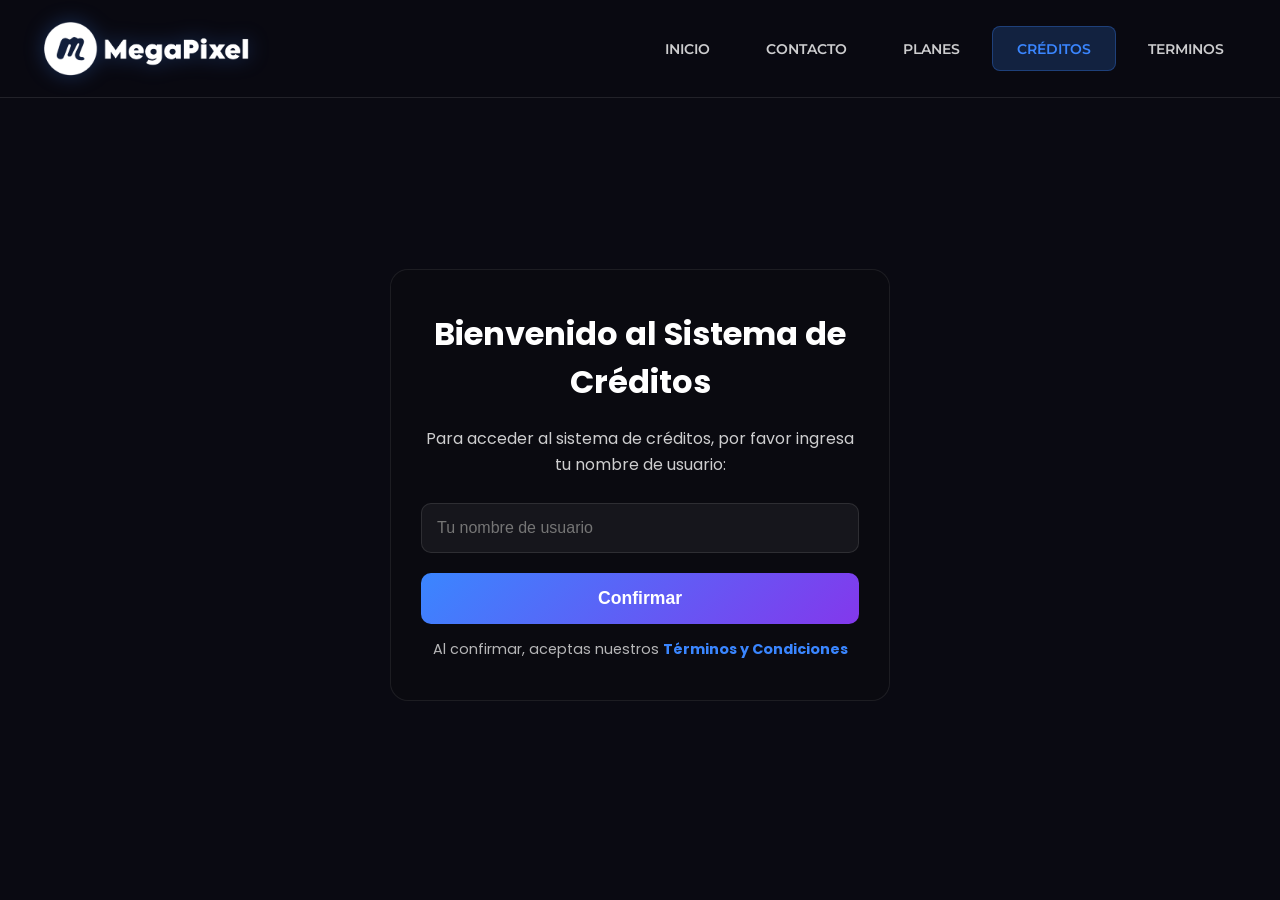
<file: sc/credits.html>
<!DOCTYPE html>
<html lang="es">
<head>
  <meta charset="utf-8" />
  <meta name="viewport" content="width=device-width,initial-scale=1" />
  <title>Créditos - MegaPixel</title>

  <link href="https://fonts.googleapis.com/css2?family=Montserrat:wght@400;600;700&family=Poppins:wght@300;500;700&display=swap" rel="stylesheet">
  <link rel="stylesheet" href="https://cdnjs.cloudflare.com/ajax/libs/font-awesome/6.4.0/css/all.min.css">
  <link rel="icon" href="../img/logo2.png" type="image/png">
  <link rel="stylesheet" href="../css/style-credits.css">
</head>
<body>

  <nav class="navbar" id="navbar">
    <div class="nav-container">
      <div class="nav-logo">
        <img src="../img/logo.png" alt="MegaPixelFL">
      </div>
      
      <div class="nav-menu">
        <a href="../index.html" class="nav-link">INICIO</a>
        <a href="contact.html" class="nav-link">CONTACTO</a>
        <a href="plan.html" class="nav-link">PLANES</a>
        <a href="credits.html" class="nav-link active">CRÉDITOS</a>
        <a href="terminos.html" class="nav-link">TERMINOS</a>
      </div>
      
      <div class="hamburger" id="hamburger">
        <span></span>
        <span></span>
        <span></span>
      </div>
    </div>
  </nav>

  <div class="mobile-menu" id="mobileMenu">
    <button class="close-menu" id="closeMenu">
      <i class="fas fa-times"></i>
    </button>
    <a href="../index.html" class="nav-link">INICIO</a>
    <a href="contact.html" class="nav-link">CONTACTO</a>
    <a href="plan.html" class="nav-link">PLANES</a>
    <a href="credits.html" class="nav-link active">CRÉDITOS</a>
    <a href="terminos.html" class="nav-link">TERMINOS</a>
  </div>

  <div class="credits-hero">
    <div class="credits-content">
      <div class="welcome-card" id="welcomeCard">
        <h2 class="welcome-title">Bienvenido al Sistema de Créditos</h2>
        <p class="welcome-text">Para acceder al sistema de créditos, por favor ingresa tu nombre de usuario:</p>
        <input type="text" class="username-input" id="usernameInput" placeholder="Tu nombre de usuario">
        <button class="confirm-button" id="confirmButton">Confirmar</button>
        <p class="terms-text">
          Al confirmar, aceptas nuestros <a href="terminos.html" class="terms-link">Términos y Condiciones</a>
        </p>
      </div>

      <div class="credits-system" id="creditsSystem">
        <h2 class="credits-title">Sistema de Créditos</h2>
        
        <div class="balance-card">
          <div class="balance-title">Saldo Actual</div>
          <div class="balance-amount" id="balanceAmount">200</div>
          <div class="balance-title">créditos</div>
        </div>

        <div class="generation-info">
          <div class="generation-text">Generación de créditos:</div>
          <div class="generation-rate">7 créditos / 2 horas</div>
        </div>

        <div class="invoices-section">
          <h3 class="invoices-title">Últimas Facturas</h3>
          <div id="invoicesList">
            <div class="no-invoices">No hay facturas registradas</div>
          </div>
        </div>
      </div>
    </div>
  </div>

  <div class="invoice-modal" id="invoiceModal">
    <div class="invoice-modal-content">
      <div class="invoice-header">
        <div class="invoice-icon">
          <svg xmlns="http://www.w3.org/2000/svg" viewBox="0 0 24 24" fill="currentColor">
            <path d="M14,2H6A2,2 0 0,0 4,4V20A2,2 0 0,0 6,22H18A2,2 0 0,0 20,20V8L14,2M18,20H6V4H13V9H18V20Z"/>
          </svg>
        </div>
        <h2 class="invoice-modal-title">Factura de Compra</h2>
        <p class="invoice-subtitle">Detalles de tu transacción</p>
      </div>
      
      <div class="invoice-details">
        <div class="invoice-row">
          <span class="invoice-label">ID de Factura:</span>
          <span class="invoice-value invoice-id" id="invoiceId">MPX-000001</span>
        </div>
        <div class="invoice-row">
          <span class="invoice-label">Plan:</span>
          <span class="invoice-value" id="invoicePlan">Plan Básico</span>
        </div>
        <div class="invoice-row">
          <span class="invoice-label">Costo:</span>
          <span class="invoice-value invoice-cost" id="invoiceCost">50 créditos</span>
        </div>
        <div class="invoice-row">
          <span class="invoice-label">Fecha:</span>
          <span class="invoice-value" id="invoiceDate">01/01/2023</span>
        </div>
        <div class="invoice-row">
          <span class="invoice-label">Hora:</span>
          <span class="invoice-value" id="invoiceTime">12:00:00</span>
        </div>
      </div>

      <p class="invoice-note">
        (Favor de tomar captura y abrir un ticket en el <a href="https://discord.gg/RMfzSyNxjT" class="discord-link" target="_blank">Discord Oficial</a>)
      </p>
      
      <button class="close-invoice" id="closeInvoice">
        <svg xmlns="http://www.w3.org/2000/svg" width="20" height="20" viewBox="0 0 24 24" fill="currentColor">
          <path d="M19,6.41L17.59,5L12,10.59L6.41,5L5,6.41L10.59,12L5,17.59L6.41,19L12,13.41L17.59,19L19,17.59L13.41,12L19,6.41Z"/>
        </svg>
        Cerrar Factura
      </button>
    </div>
  </div>

  <script src="../js/script-credits.js"></script>
</body>
</html>
</file>
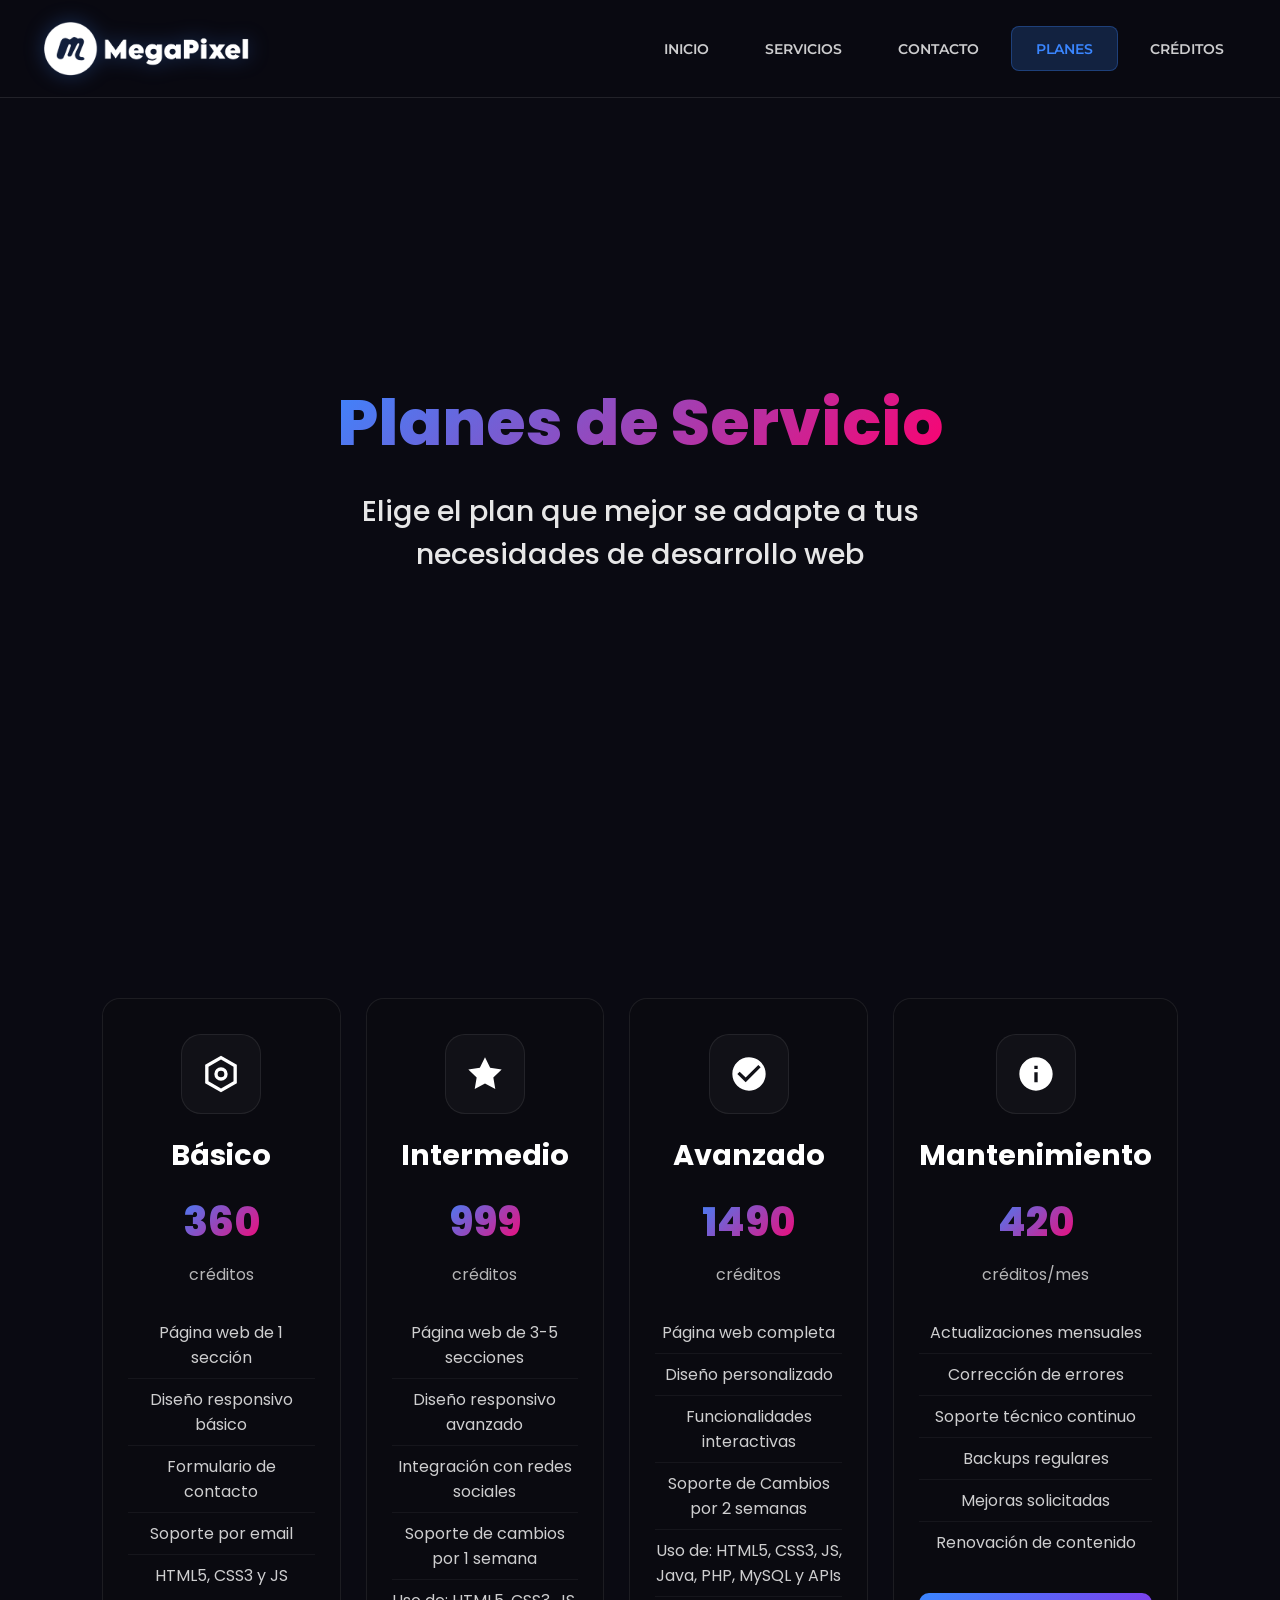
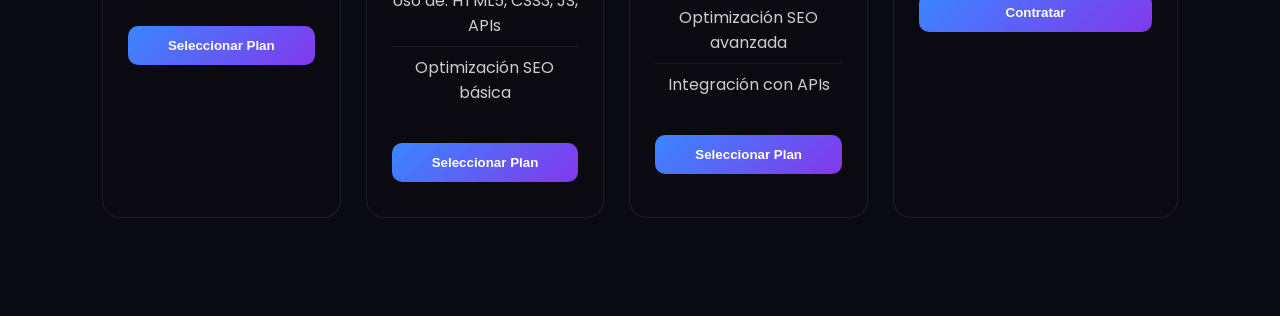
<file: sc/plan.html>
<!DOCTYPE html>
<html lang="es">
<head>
  <meta charset="utf-8" />
  <meta name="viewport" content="width=device-width,initial-scale=1" />
  <title>Planes - MegaPixel</title>

  <link href="https://fonts.googleapis.com/css2?family=Montserrat:wght@400;600;700&family=Poppins:wght@300;500;700&display=swap" rel="stylesheet">
  <link rel="stylesheet" href="https://cdnjs.cloudflare.com/ajax/libs/font-awesome/6.4.0/css/all.min.css">
  <link rel="icon" href="../img/logo2.png" type="image/png">
  <link rel="stylesheet" href="../css/style-plan.css">
</head>
<body>

  <nav class="navbar" id="navbar">
    <div class="nav-container">
      <div class="nav-logo">
        <img src="../img/logo.png" alt="MegaPixelFL">
      </div>
      
      <div class="nav-menu">
        <a href="../index.html" class="nav-link">INICIO</a>
        <a href="../index.html#services" class="nav-link">SERVICIOS</a>
        <a href="contact.html" class="nav-link">CONTACTO</a>
        <a href="plan.html" class="nav-link active">PLANES</a>
        <a href="credits.html" class="nav-link">CRÉDITOS</a>
      </div>
      
      <div class="hamburger" id="hamburger">
        <span></span>
        <span></span>
        <span></span>
      </div>
    </div>
  </nav>

  <div class="user-balance" id="userBalance" style="display: none;">
    <div class="balance-text">Tus créditos:</div>
    <div class="balance-amount" id="currentUserBalance">0</div>
  </div>

  <div class="mobile-menu" id="mobileMenu">
    <button class="close-menu" id="closeMenu">
      <i class="fas fa-times"></i>
    </button>
    <a href="../index.html" class="nav-link">INICIO</a>
    <a href="../index.html#services" class="nav-link">SERVICIOS</a>
    <a href="contact.html" class="nav-link">CONTACTO</a>
    <a href="plan.html" class="nav-link active">PLANES</a>
    <a href="credits.html" class="nav-link">CRÉDITOS</a>
  </div>

  <div class="plans-hero">
    <div class="plans-content">
      <h1 class="plans-title">Planes de Servicio</h1>
      <p class="plans-subtitle">Elige el plan que mejor se adapte a tus necesidades de desarrollo web</p>
    </div>
  </div>

  <section class="plans-section">
    <div class="plans-container">
      <div class="plans-grid">
        <div class="plan-card">
          <div class="plan-icon">
            <svg xmlns="http://www.w3.org/2000/svg" viewBox="0 0 24 24" fill="currentColor">
              <path d="M12 1l9.5 5.5v11L12 23l-9.5-5.5v-11L12 1zm0 2.311L4.5 7.653v8.694l7.5 4.342 7.5-4.342V7.653L12 3.311zM12 16a4 4 0 110-8 4 4 0 010 8zm0-2a2 2 0 100-4 2 2 0 000 4z"/>
            </svg>
          </div>
          <h3 class="plan-name">Básico</h3>
          <div class="plan-price">360</div>
          <div class="plan-period">créditos</div>
          <ul class="plan-features">
            <li>Página web de 1 sección</li>
            <li>Diseño responsivo básico</li>
            <li>Formulario de contacto</li>
            <li>Soporte por email</li>
            <li>HTML5, CSS3 y JS</li>
          </ul>
          <button class="plan-button" data-plan="Plan Básico" data-cost="360">Seleccionar Plan</button>
        </div>
        
        <div class="plan-card">
          <div class="plan-icon">
            <svg xmlns="http://www.w3.org/2000/svg" viewBox="0 0 24 24" fill="currentColor">
              <path d="M12 2l3.09 6.26L22 9.27l-5 4.87 1.18 6.88L12 17.77l-6.18 3.25L7 14.14 2 9.27l6.91-1.01L12 2z"/>
            </svg>
          </div>
          <h3 class="plan-name">Intermedio</h3>
          <div class="plan-price">999</div>
          <div class="plan-period">créditos</div>
          <ul class="plan-features">
            <li>Página web de 3-5 secciones</li>
            <li>Diseño responsivo avanzado</li>
            <li>Integración con redes sociales</li>
            <li>Soporte de cambios por 1 semana</li>
            <li>Uso de: HTML5, CSS3, JS, APIs</li>
            <li>Optimización SEO básica</li>
          </ul>
          <button class="plan-button" data-plan="Plan Intermedio" data-cost="999">Seleccionar Plan</button>
        </div>
        
        <div class="plan-card">
          <div class="plan-icon">
            <svg xmlns="http://www.w3.org/2000/svg" viewBox="0 0 24 24" fill="currentColor">
              <path d="M12 2C6.48 2 2 6.48 2 12s4.48 10 10 10 10-4.48 10-10S17.52 2 12 2zm-2 15l-5-5 1.41-1.41L10 14.17l7.59-7.59L19 8l-9 9z"/>
            </svg>
          </div>
          <h3 class="plan-name">Avanzado</h3>
          <div class="plan-price">1490</div>
          <div class="plan-period">créditos</div>
          <ul class="plan-features">
            <li>Página web completa</li>
            <li>Diseño personalizado</li>
            <li>Funcionalidades interactivas</li>
            <li>Soporte de Cambios por 2 semanas</li>
            <li>Uso de: HTML5, CSS3, JS, Java, PHP, MySQL y APIs</li>
            <li>Optimización SEO avanzada</li>
            <li>Integración con APIs</li>
          </ul>
          <button class="plan-button" data-plan="Plan Avanzado" data-cost="1490">Seleccionar Plan</button>
        </div>
        
        <div class="plan-card">
          <div class="plan-icon">
            <svg xmlns="http://www.w3.org/2000/svg" viewBox="0 0 24 24" fill="currentColor">
              <path d="M12 2C6.48 2 2 6.48 2 12s4.48 10 10 10 10-4.48 10-10S17.52 2 12 2zm1 15h-2v-6h2v6zm0-8h-2V7h2v2z"/>
            </svg>
          </div>
          <h3 class="plan-name">Mantenimiento</h3>
          <div class="plan-price">420</div>
          <div class="plan-period">créditos/mes</div>
          <ul class="plan-features">
            <li>Actualizaciones mensuales</li>
            <li>Corrección de errores</li>
            <li>Soporte técnico continuo</li>
            <li>Backups regulares</li>
            <li>Mejoras solicitadas</li>
            <li>Renovación de contenido</li>
          </ul>
          <button class="plan-button" data-plan="Plan Mantenimiento" data-cost="420">Contratar</button>
        </div>
      </div>
    </div>
  </section>

  <div class="purchase-modal" id="purchaseModal">
    <div class="purchase-modal-content">
      <div class="purchase-header">
        <div class="purchase-icon">
          <svg xmlns="http://www.w3.org/2000/svg" viewBox="0 0 24 24" fill="currentColor">
            <path d="M12 1l3 6 6 .75-4.12 4.62L16.95 19 12 16.25 7.05 19l1.17-6.63L4 7.75 9 7z"/>
          </svg>
        </div>
        <h2 class="purchase-title">Confirmar Compra</h2>
        <p class="purchase-subtitle">Revisa los detalles de tu pedido</p>
      </div>
      
      <div class="purchase-details">
        <div class="purchase-plan" id="purchasePlanName">Plan Básico</div>
        <div class="purchase-cost" id="purchaseCost">360 créditos</div>
        
        <div class="balance-info">
          <span class="balance-label">Saldo actual:</span>
          <span class="balance-value" id="currentBalance">200 créditos</span>
        </div>
        
        <div class="balance-info">
          <span class="balance-label">Costo del plan:</span>
          <span class="balance-value" id="planCost">360 créditos</span>
        </div>
        
        <div class="balance-info">
          <span class="balance-label">Saldo después:</span>
          <span class="balance-value" id="remainingBalance">0 créditos</span>
        </div>
      </div>
      
      <div class="purchase-buttons">
        <button class="confirm-purchase" id="confirmPurchase">
          <svg xmlns="http://www.w3.org/2000/svg" width="20" height="20" viewBox="0 0 24 24" fill="currentColor">
            <path d="M9 16.17L4.83 12l-1.42 1.41L9 19 21 7l-1.41-1.41z"/>
          </svg>
          Confirmar Compra
        </button>
        <button class="cancel-purchase" id="cancelPurchase">
          <svg xmlns="http://www.w3.org/2000/svg" width="20" height="20" viewBox="0 0 24 24" fill="currentColor">
            <path d="M19 6.41L17.59 5 12 10.59 6.41 5 5 6.41 10.59 12 5 17.59 6.41 19 12 13.41 17.59 19 19 17.59 13.41 12z"/>
          </svg>
          Cancelar
        </button>
      </div>
    </div>
  </div>

  <script src="../js/script-plan.js"></script>
</body>
</html>
</file>
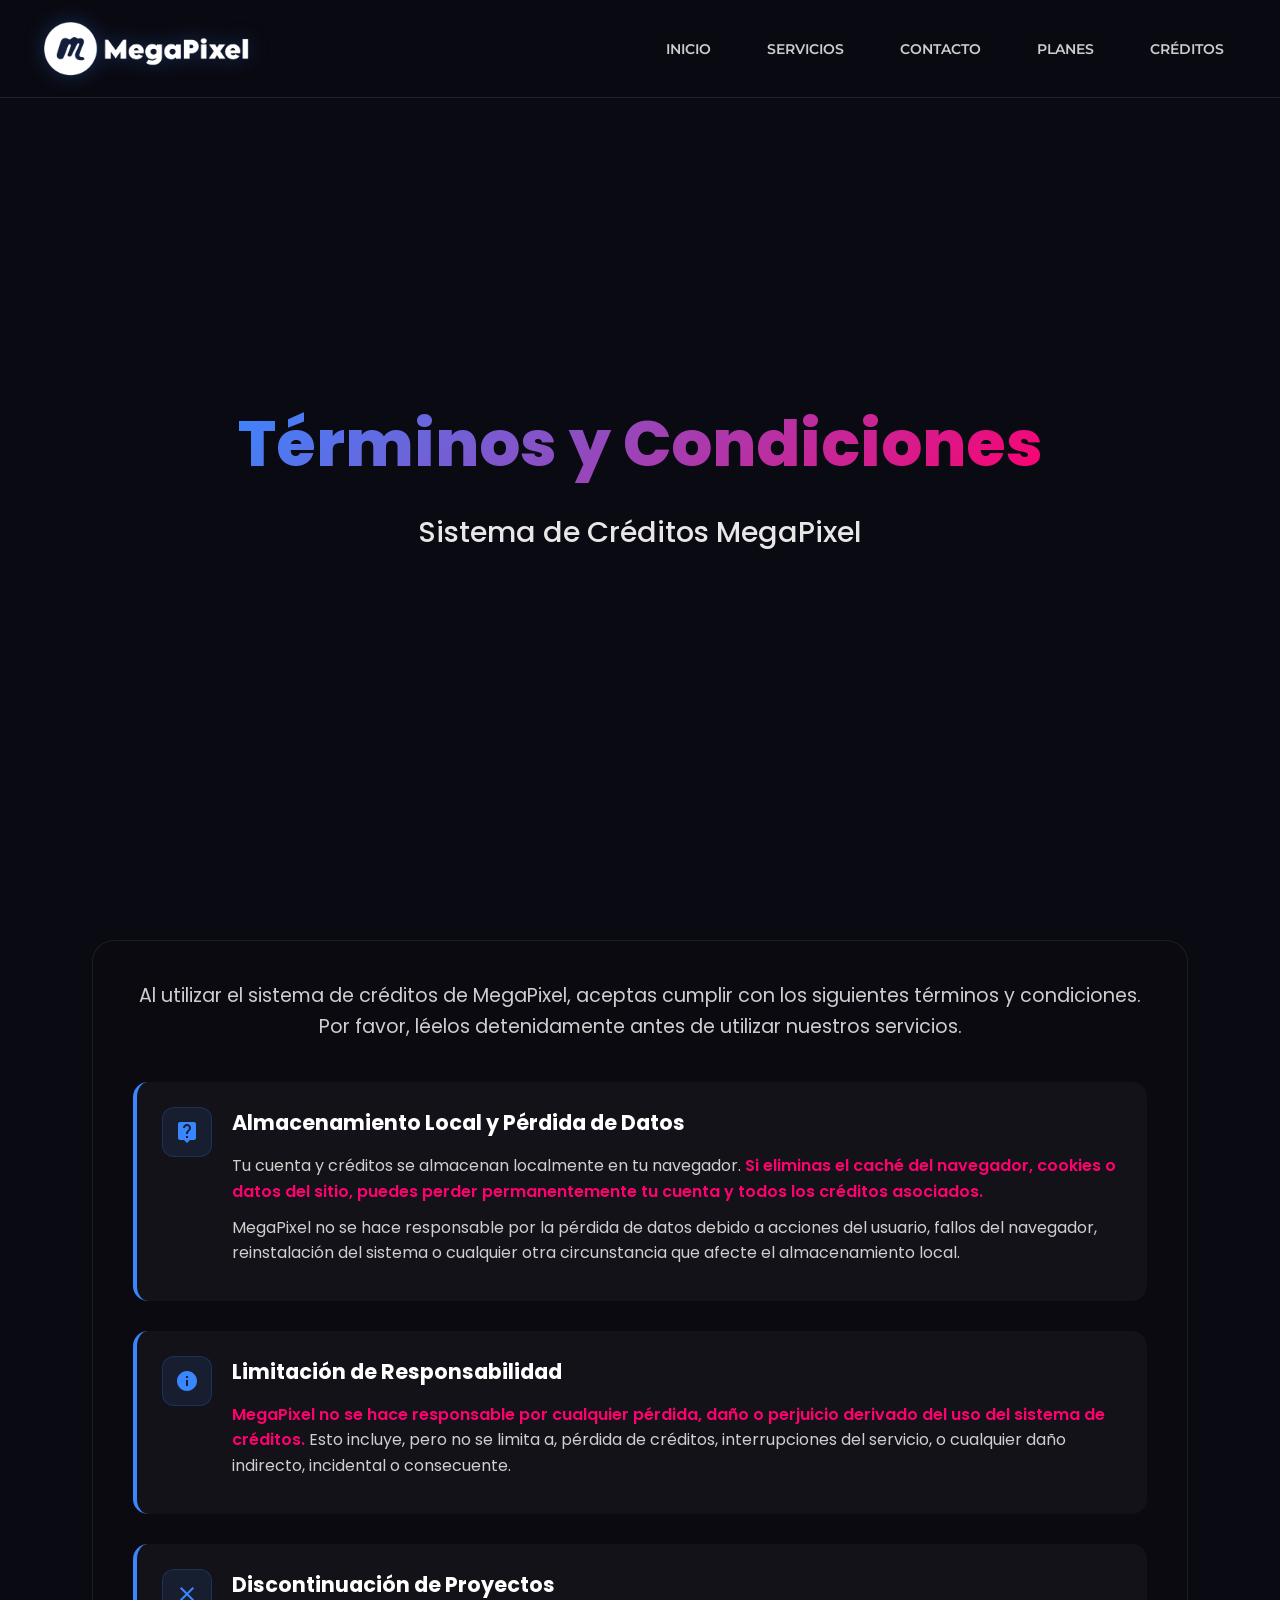
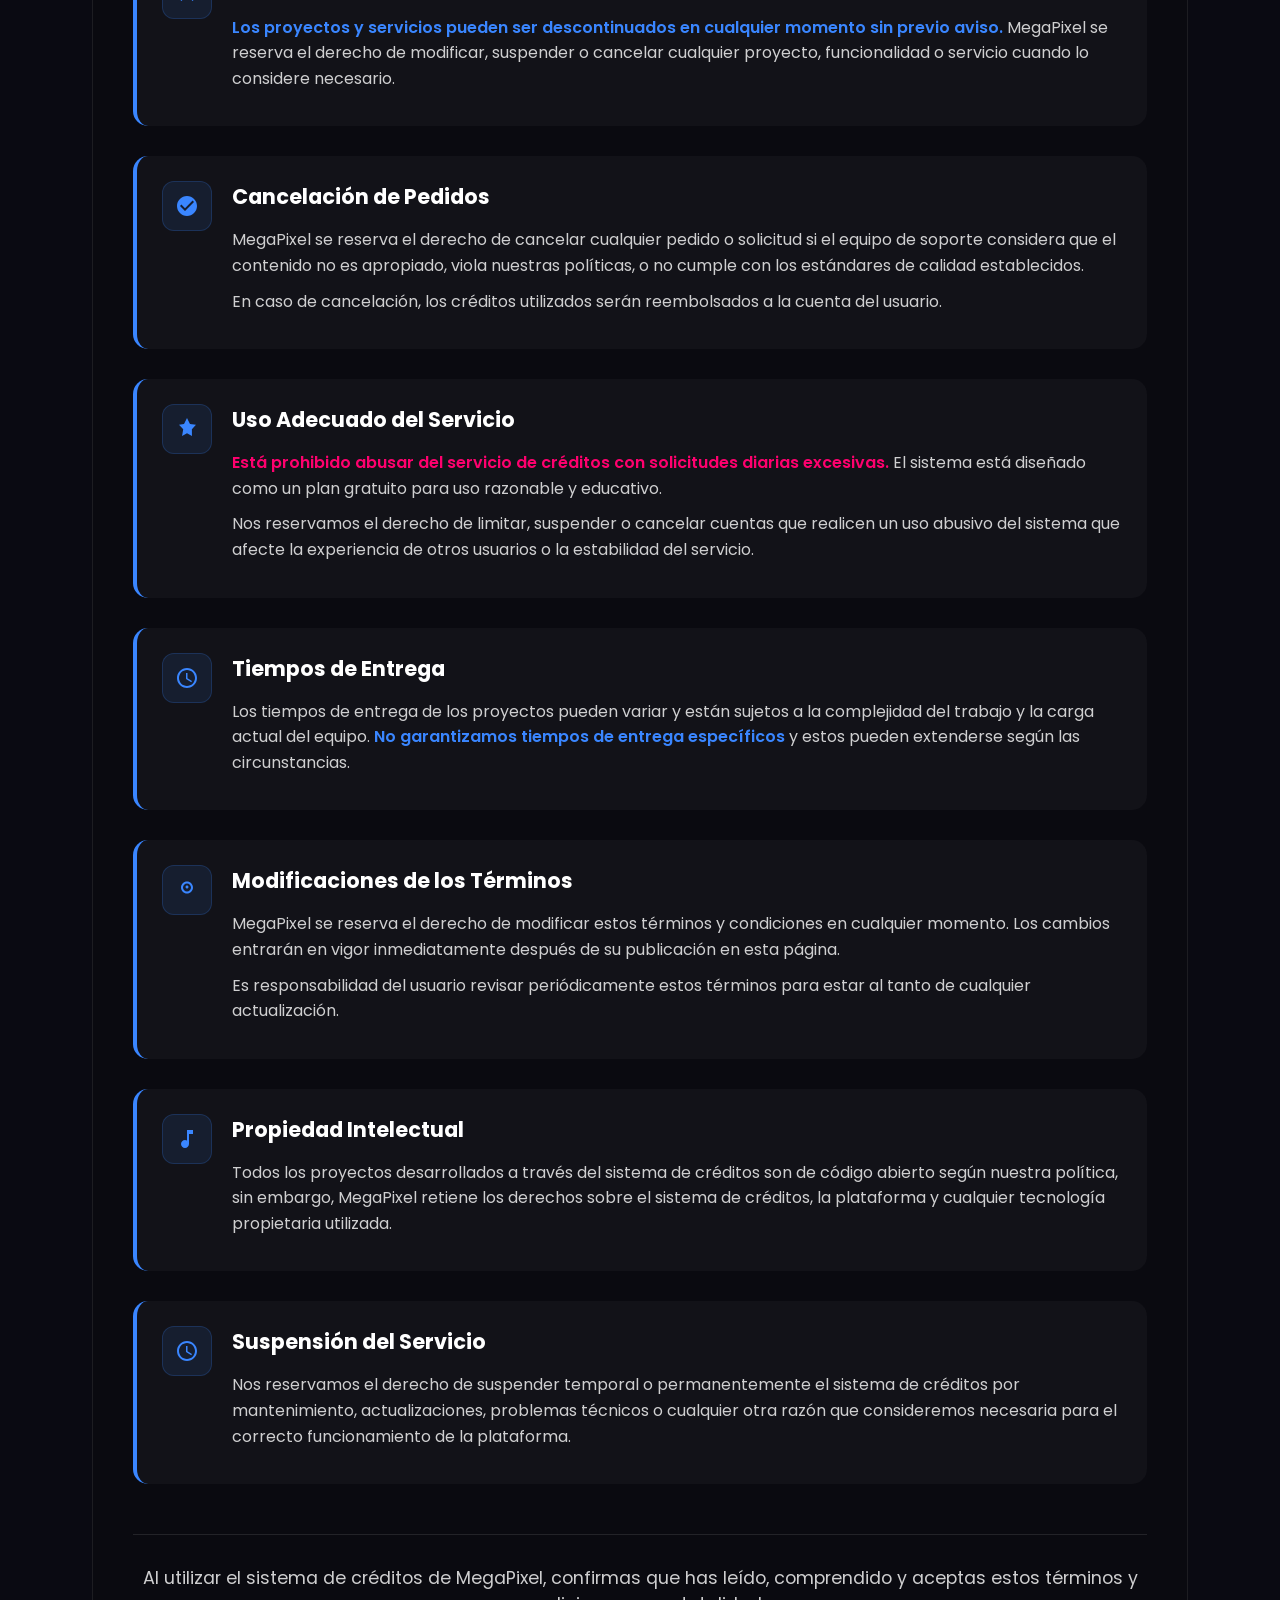
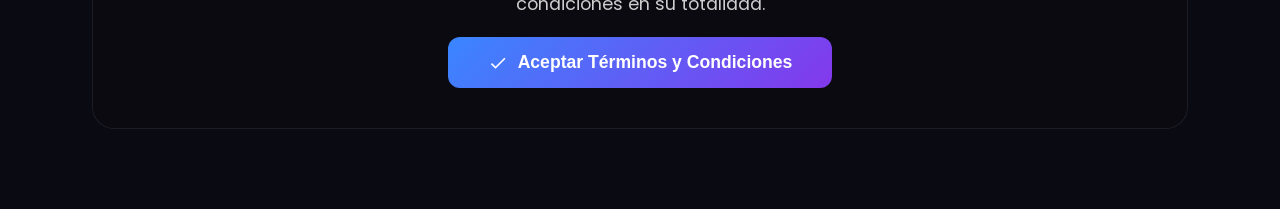
<file: sc/terminos.html>
<!DOCTYPE html>
<html lang="es">
<head>
  <meta charset="utf-8" />
  <meta name="viewport" content="width=device-width,initial-scale=1" />
  <title>Términos y Condiciones - MegaPixel</title>

  <link href="https://fonts.googleapis.com/css2?family=Montserrat:wght@400;600;700&family=Poppins:wght@300;500;700&display=swap" rel="stylesheet">
  <link rel="stylesheet" href="https://cdnjs.cloudflare.com/ajax/libs/font-awesome/6.4.0/css/all.min.css">
  <link rel="icon" href="../img/logo2.png" type="image/png">

  <style>
    :root {
      --transition-fast: 260ms;
      --primary-color: #3a86ff;
      --secondary-color: #8338ec;
      --accent-color: #ff006e;
      --dark-bg: #0a0a12;
    }

    * {
      box-sizing: border-box;
      margin: 0;
      padding: 0;
    }

    html, body {
      height: 100%;
      background: var(--dark-bg);
      font-family: "Poppins", "Montserrat", system-ui, -apple-system, "Segoe UI", Roboto, Arial;
      color: #fff;
      -webkit-font-smoothing: antialiased;
      -moz-osx-font-smoothing: grayscale;
      scroll-behavior: smooth;
    }

    .navbar {
      position: fixed;
      top: 0;
      left: 0;
      right: 0;
      z-index: 1000;
      padding: 1rem 2rem;
      background: rgba(10, 10, 18, 0.95);
      backdrop-filter: blur(20px);
      border-bottom: 1px solid rgba(255, 255, 255, 0.1);
      transition: all 0.3s ease;
    }

    .navbar.scrolled {
      padding: 0.8rem 2rem;
      box-shadow: 0 5px 20px rgba(0, 0, 0, 0.3);
    }

    .nav-container {
      display: flex;
      justify-content: space-between;
      align-items: center;
      max-width: 1400px;
      margin: 0 auto;
    }

    .nav-logo {
      display: flex;
      align-items: center;
      gap: 1rem;
    }

    .nav-logo img {
      height: 65px;
      width: auto;
      transition: all 0.3s ease;
      filter: drop-shadow(0 0 10px rgba(58, 134, 255, 0.3));
    }

    .navbar.scrolled .nav-logo img {
      height: 55px;
    }

    .nav-menu {
      display: flex;
      gap: 0.5rem;
      align-items: center;
    }

    .nav-link {
      color: rgba(255, 255, 255, 0.8);
      text-decoration: none;
      font-weight: 600;
      font-family: "Montserrat", sans-serif;
      font-size: 14px;
      padding: 0.8rem 1.5rem;
      border-radius: 8px;
      transition: all 0.3s ease;
    }

    .nav-link.active {
      background: rgba(58, 134, 255, 0.2);
      color: var(--primary-color);
      border: 1px solid rgba(58, 134, 255, 0.3);
    }

    .nav-link:not(.active):hover {
      background: rgba(255, 255, 255, 0.05);
      color: #fff;
    }

    .hamburger {
      display: none;
      flex-direction: column;
      cursor: pointer;
      padding: 0.8rem;
      background: rgba(255, 255, 255, 0.05);
      border-radius: 8px;
      border: 1px solid rgba(255, 255, 255, 0.1);
    }

    .hamburger span {
      width: 25px;
      height: 2px;
      background: #fff;
      margin: 3px 0;
      transition: 0.3s;
    }

    .hamburger.active span:nth-child(1) {
      transform: rotate(45deg) translate(5px, 5px);
    }

    .hamburger.active span:nth-child(2) {
      opacity: 0;
    }

    .hamburger.active span:nth-child(3) {
      transform: rotate(-45deg) translate(7px, -6px);
    }

    .mobile-menu {
      position: fixed;
      top: 0;
      left: -100%;
      width: 100%;
      height: 100vh;
      background: rgba(10, 10, 18, 0.98);
      backdrop-filter: blur(30px);
      z-index: 1001;
      transition: left 0.4s ease;
      display: flex;
      flex-direction: column;
      justify-content: center;
      align-items: center;
      gap: 2rem;
    }

    .mobile-menu.active {
      left: 0;
    }

    .mobile-menu .nav-link {
      font-size: 1.5rem;
      padding: 1rem 2rem;
      border-radius: 12px;
      background: rgba(255, 255, 255, 0.05);
      border: 1px solid rgba(255, 255, 255, 0.1);
      width: 220px;
      text-align: center;
    }

    .close-menu {
      position: absolute;
      top: 2rem;
      right: 2rem;
      background: rgba(255, 255, 255, 0.1);
      border: none;
      color: #fff;
      font-size: 1.5rem;
      cursor: pointer;
      padding: 1rem;
      border-radius: 12px;
      width: 50px;
      height: 50px;
      display: flex;
      align-items: center;
      justify-content: center;
    }

    .terms-hero {
      min-height: 100vh;
      display: flex;
      flex-direction: column;
      justify-content: center;
      padding-top: 100px;
    }

    .terms-content {
      display: flex;
      flex-direction: column;
      justify-content: center;
      align-items: center;
      text-align: center;
      padding: 0 20px;
    }

    .terms-title {
      font-size: clamp(2.5rem, 5vw, 4.5rem);
      font-weight: 800;
      margin-bottom: 20px;
      background: linear-gradient(135deg, var(--primary-color), var(--accent-color));
      -webkit-background-clip: text;
      -webkit-text-fill-color: transparent;
    }

    .terms-subtitle {
      font-size: clamp(1.2rem, 2.5vw, 1.8rem);
      font-weight: 500;
      margin-bottom: 50px;
      color: rgba(255, 255, 255, 0.9);
      max-width: 700px;
    }

    .terms-section {
      width: 100%;
      display: flex;
      justify-content: center;
      padding: 40px 22px 80px;
    }

    .terms-container {
      width: calc(100% - 140px);
      max-width: 1200px;
      border-radius: 22px;
      padding: 40px;
      background: rgba(10, 10, 15, 0.5);
      border: 1px solid rgba(255, 255, 255, 0.08);
    }

    .terms-intro {
      font-size: 1.2rem;
      color: rgba(255, 255, 255, 0.8);
      margin-bottom: 40px;
      line-height: 1.6;
      text-align: center;
    }

    .terms-list {
      list-style: none;
    }

    .term-item {
      margin-bottom: 30px;
      padding: 25px;
      background: rgba(255, 255, 255, 0.03);
      border-radius: 15px;
      border-left: 4px solid var(--primary-color);
      display: flex;
      align-items: flex-start;
      gap: 20px;
    }

    .term-icon {
      width: 50px;
      height: 50px;
      min-width: 50px;
      border-radius: 12px;
      background: rgba(58, 134, 255, 0.1);
      display: flex;
      align-items: center;
      justify-content: center;
      border: 1px solid rgba(58, 134, 255, 0.2);
    }

    .term-icon svg {
      width: 24px;
      height: 24px;
      color: var(--primary-color);
    }

    .term-content {
      flex: 1;
    }

    .term-title {
      font-size: 1.3rem;
      font-weight: 700;
      margin-bottom: 15px;
      color: #fff;
    }

    .term-description {
      color: rgba(255, 255, 255, 0.8);
      line-height: 1.6;
      margin-bottom: 10px;
    }

    .warning-text {
      color: var(--accent-color);
      font-weight: 600;
    }

    .important-text {
      color: var(--primary-color);
      font-weight: 600;
    }

    .accept-section {
      text-align: center;
      margin-top: 50px;
      padding-top: 30px;
      border-top: 1px solid rgba(255, 255, 255, 0.1);
    }

    .accept-text {
      font-size: 1.1rem;
      color: rgba(255, 255, 255, 0.8);
      margin-bottom: 20px;
    }

    .accept-button {
      display: inline-flex;
      align-items: center;
      gap: 10px;
      padding: 15px 40px;
      background: linear-gradient(135deg, var(--primary-color), var(--secondary-color));
      color: white;
      text-decoration: none;
      border-radius: 12px;
      font-weight: 600;
      font-size: 1.1rem;
      transition: all 0.3s ease;
      border: none;
      cursor: pointer;
    }

    .accept-button:hover {
      transform: translateY(-5px);
    }

    @media (max-width: 920px) {
      .nav-menu {
        display: none;
      }
      
      .hamburger {
        display: flex;
      }
      
      .nav-logo img {
        height: 55px;
      }
      
      .navbar.scrolled .nav-logo img {
        height: 50px;
      }
    }

    @media (max-width: 768px) {
      .navbar {
        padding: 1rem;
      }
      
      .nav-logo img {
        height: 50px;
      }
      
      .navbar.scrolled .nav-logo img {
        height: 45px;
      }
      
      .terms-container {
        width: 100%;
        padding: 30px 20px;
      }
      
      .term-item {
        padding: 20px;
        flex-direction: column;
        text-align: center;
      }
      
      .term-icon {
        align-self: center;
      }
    }

    @media (max-width: 480px) {
      .terms-title {
        font-size: 2.2rem;
      }
      
      .terms-subtitle {
        font-size: 1.1rem;
      }
      
      .nav-logo img {
        height: 45px;
      }
      
      .navbar.scrolled .nav-logo img {
        height: 40px;
      }
      
      .term-title {
        font-size: 1.1rem;
      }
      
      .term-icon {
        width: 40px;
        height: 40px;
        min-width: 40px;
      }
      
      .term-icon svg {
        width: 20px;
        height: 20px;
      }
    }
  </style>
</head>
<body>

  <nav class="navbar" id="navbar">
    <div class="nav-container">
      <div class="nav-logo">
        <img src="../img/logo.png" alt="MegaPixelFL">
      </div>
      
      <div class="nav-menu">
        <a href="../index.html" class="nav-link">INICIO</a>
        <a href="../index.html#services" class="nav-link">SERVICIOS</a>
        <a href="contact.html" class="nav-link">CONTACTO</a>
        <a href="plan.html" class="nav-link">PLANES</a>
        <a href="credits.html" class="nav-link">CRÉDITOS</a>
      </div>
      
      <div class="hamburger" id="hamburger">
        <span></span>
        <span></span>
        <span></span>
      </div>
    </div>
  </nav>

  <div class="mobile-menu" id="mobileMenu">
    <button class="close-menu" id="closeMenu">
      <i class="fas fa-times"></i>
    </button>
    <a href="../index.html" class="nav-link">INICIO</a>
    <a href="../index.html#services" class="nav-link">SERVICIOS</a>
    <a href="contact.html" class="nav-link">CONTACTO</a>
    <a href="plan.html" class="nav-link">PLANES</a>
    <a href="credits.html" class="nav-link">CRÉDITOS</a>
  </div>

  <div class="terms-hero">
    <div class="terms-content">
      <h1 class="terms-title">Términos y Condiciones</h1>
      <p class="terms-subtitle">Sistema de Créditos MegaPixel</p>
    </div>
  </div>

  <section class="terms-section">
    <div class="terms-container">
      <p class="terms-intro">
        Al utilizar el sistema de créditos de MegaPixel, aceptas cumplir con los siguientes términos y condiciones. 
        Por favor, léelos detenidamente antes de utilizar nuestros servicios.
      </p>

      <ol class="terms-list">
        <li class="term-item">
          <div class="term-icon">
            <svg xmlns="http://www.w3.org/2000/svg" viewBox="0 0 24 24" fill="currentColor">
              <path d="M19 2H5c-1.1 0-2 .9-2 2v14c0 1.1.9 2 2 2h4l3 3 3-3h4c1.1 0 2-.9 2-2V4c0-1.1-.9-2-2-2zm-6 16h-2v-2h2v2zm2.07-7.75l-.9.92C13.45 11.9 13 12.5 13 14h-2v-.5c0-1.1.45-2.1 1.17-2.83l1.24-1.26c.37-.36.59-.86.59-1.41 0-1.1-.9-2-2-2s-2 .9-2 2H8c0-2.21 1.79-4 4-4s4 1.79 4 4c0 .88-.36 1.68-.93 2.25z"/>
            </svg>
          </div>
          <div class="term-content">
            <h3 class="term-title">Almacenamiento Local y Pérdida de Datos</h3>
            <p class="term-description">
              Tu cuenta y créditos se almacenan localmente en tu navegador. 
              <span class="warning-text">Si eliminas el caché del navegador, cookies o datos del sitio, puedes perder permanentemente tu cuenta y todos los créditos asociados.</span>
            </p>
            <p class="term-description">
              MegaPixel no se hace responsable por la pérdida de datos debido a acciones del usuario, 
              fallos del navegador, reinstalación del sistema o cualquier otra circunstancia que afecte 
              el almacenamiento local.
            </p>
          </div>
        </li>

        <li class="term-item">
          <div class="term-icon">
            <svg xmlns="http://www.w3.org/2000/svg" viewBox="0 0 24 24" fill="currentColor">
              <path d="M12 2C6.48 2 2 6.48 2 12s4.48 10 10 10 10-4.48 10-10S17.52 2 12 2zm1 15h-2v-6h2v6zm0-8h-2V7h2v2z"/>
            </svg>
          </div>
          <div class="term-content">
            <h3 class="term-title">Limitación de Responsabilidad</h3>
            <p class="term-description">
              <span class="warning-text">MegaPixel no se hace responsable por cualquier pérdida, daño o perjuicio derivado del uso del sistema de créditos.</span> 
              Esto incluye, pero no se limita a, pérdida de créditos, interrupciones del servicio, 
              o cualquier daño indirecto, incidental o consecuente.
            </p>
          </div>
        </li>

        <li class="term-item">
          <div class="term-icon">
            <svg xmlns="http://www.w3.org/2000/svg" viewBox="0 0 24 24" fill="currentColor">
              <path d="M19 6.41L17.59 5 12 10.59 6.41 5 5 6.41 10.59 12 5 17.59 6.41 19 12 13.41 17.59 19 19 17.59 13.41 12z"/>
            </svg>
          </div>
          <div class="term-content">
            <h3 class="term-title">Discontinuación de Proyectos</h3>
            <p class="term-description">
              <span class="important-text">Los proyectos y servicios pueden ser descontinuados en cualquier momento sin previo aviso.</span> 
              MegaPixel se reserva el derecho de modificar, suspender o cancelar cualquier proyecto, 
              funcionalidad o servicio cuando lo considere necesario.
            </p>
          </div>
        </li>

        <li class="term-item">
          <div class="term-icon">
            <svg xmlns="http://www.w3.org/2000/svg" viewBox="0 0 24 24" fill="currentColor">
              <path d="M12 2C6.48 2 2 6.48 2 12s4.48 10 10 10 10-4.48 10-10S17.52 2 12 2zm-2 15l-5-5 1.41-1.41L10 14.17l7.59-7.59L19 8l-9 9z"/>
            </svg>
          </div>
          <div class="term-content">
            <h3 class="term-title">Cancelación de Pedidos</h3>
            <p class="term-description">
              MegaPixel se reserva el derecho de cancelar cualquier pedido o solicitud si el equipo de soporte 
              considera que el contenido no es apropiado, viola nuestras políticas, o no cumple con los 
              estándares de calidad establecidos.
            </p>
            <p class="term-description">
              En caso de cancelación, los créditos utilizados serán reembolsados a la cuenta del usuario.
            </p>
          </div>
        </li>

        <li class="term-item">
          <div class="term-icon">
            <svg xmlns="http://www.w3.org/2000/svg" viewBox="0 0 24 24" fill="currentColor">
              <path d="M12 1l3 6 6 .75-4.12 4.62L16.95 19 12 16.25 7.05 19l1.17-6.63L4 7.75 9 7z"/>
            </svg>
          </div>
          <div class="term-content">
            <h3 class="term-title">Uso Adecuado del Servicio</h3>
            <p class="term-description">
              <span class="warning-text">Está prohibido abusar del servicio de créditos con solicitudes diarias excesivas.</span> 
              El sistema está diseñado como un plan gratuito para uso razonable y educativo.
            </p>
            <p class="term-description">
              Nos reservamos el derecho de limitar, suspender o cancelar cuentas que realicen un uso 
              abusivo del sistema que afecte la experiencia de otros usuarios o la estabilidad del servicio.
            </p>
          </div>
        </li>

        <li class="term-item">
          <div class="term-icon">
            <svg xmlns="http://www.w3.org/2000/svg" viewBox="0 0 24 24" fill="currentColor">
              <path d="M11.99 2C6.47 2 2 6.48 2 12s4.47 10 9.99 10C17.52 22 22 17.52 22 12S17.52 2 11.99 2zM12 20c-4.42 0-8-3.58-8-8s3.58-8 8-8 8 3.58 8 8-3.58 8-8 8zm.5-13H11v6l5.25 3.15.75-1.23-4.5-2.67z"/>
            </svg>
          </div>
          <div class="term-content">
            <h3 class="term-title">Tiempos de Entrega</h3>
            <p class="term-description">
              Los tiempos de entrega de los proyectos pueden variar y están sujetos a la complejidad del 
              trabajo y la carga actual del equipo. 
              <span class="important-text">No garantizamos tiempos de entrega específicos</span> y estos pueden 
              extenderse según las circunstancias.
            </p>
          </div>
        </li>

        <li class="term-item">
          <div class="term-icon">
            <svg xmlns="http://www.w3.org/2000/svg" viewBox="0 0 24 24" fill="currentColor">
              <path d="M12 15.5c-3.31 0-6-2.69-6-6s2.69-6 6-6 6 2.69 6 6-2.69 6-6 6zm0-10c-2.21 0-4 1.79-4 4s1.79 4 4 4 4-1.79 4-4-1.79-4-4-4z"/>
              <path d="M12 7.5c-.83 0-1.5.67-1.5 1.5s.67 1.5 1.5 1.5 1.5-.67 1.5-1.5-.67-1.5-1.5-1.5z"/>
            </svg>
          </div>
          <div class="term-content">
            <h3 class="term-title">Modificaciones de los Términos</h3>
            <p class="term-description">
              MegaPixel se reserva el derecho de modificar estos términos y condiciones en cualquier momento. 
              Los cambios entrarán en vigor inmediatamente después de su publicación en esta página.
            </p>
            <p class="term-description">
              Es responsabilidad del usuario revisar periódicamente estos términos para estar al tanto 
              de cualquier actualización.
            </p>
          </div>
        </li>

        <li class="term-item">
          <div class="term-icon">
            <svg xmlns="http://www.w3.org/2000/svg" viewBox="0 0 24 24" fill="currentColor">
              <path d="M12 3v10.55c-.59-.34-1.27-.55-2-.55-2.21 0-4 1.79-4 4s1.79 4 4 4 4-1.79 4-4V7h4V3h-6z"/>
            </svg>
          </div>
          <div class="term-content">
            <h3 class="term-title">Propiedad Intelectual</h3>
            <p class="term-description">
              Todos los proyectos desarrollados a través del sistema de créditos son de código abierto 
              según nuestra política, sin embargo, MegaPixel retiene los derechos sobre el sistema 
              de créditos, la plataforma y cualquier tecnología propietaria utilizada.
            </p>
          </div>
        </li>

        <li class="term-item">
          <div class="term-icon">
            <svg xmlns="http://www.w3.org/2000/svg" viewBox="0 0 24 24" fill="currentColor">
              <path d="M12 2C6.48 2 2 6.48 2 12s4.48 10 10 10 10-4.48 10-10S17.52 2 12 2zm0 18c-4.42 0-8-3.58-8-8s3.58-8 8-8 8 3.58 8 8-3.58 8-8 8z"/>
              <path d="M12.5 7H11v6l5.25 3.15.75-1.23-4.5-2.67z"/>
            </svg>
          </div>
          <div class="term-content">
            <h3 class="term-title">Suspensión del Servicio</h3>
            <p class="term-description">
              Nos reservamos el derecho de suspender temporal o permanentemente el sistema de créditos 
              por mantenimiento, actualizaciones, problemas técnicos o cualquier otra razón que 
              consideremos necesaria para el correcto funcionamiento de la plataforma.
            </p>
          </div>
        </li>
      </ol>

      <div class="accept-section">
        <p class="accept-text">
          Al utilizar el sistema de créditos de MegaPixel, confirmas que has leído, 
          comprendido y aceptas estos términos y condiciones en su totalidad.
        </p>
        <button class="accept-button" id="acceptButton">
          <svg xmlns="http://www.w3.org/2000/svg" width="20" height="20" viewBox="0 0 24 24" fill="currentColor">
            <path d="M9 16.17L4.83 12l-1.42 1.41L9 19 21 7l-1.41-1.41z"/>
          </svg>
          Aceptar Términos y Condiciones
        </button>
      </div>
    </div>
  </section>

  <script>
    // Elementos DOM
    const navbar = document.getElementById('navbar');
    const hamburger = document.getElementById('hamburger');
    const mobileMenu = document.getElementById('mobileMenu');
    const closeMenu = document.getElementById('closeMenu');
    const navLinks = document.querySelectorAll('.nav-link');
    const acceptButton = document.getElementById('acceptButton');

    // Manejar aceptación de términos
    function handleAcceptTerms() {
      // Guardar aceptación en localStorage
      localStorage.setItem('megapixelTermsAccepted', 'true');
      
      // Redirigir a la página de créditos
      window.location.href = 'credits.html';
    }

    // Manejar navegación
    function handleNavigation(e) {
      const href = this.getAttribute('href');
      
      if (href === '#') {
        e.preventDefault();
        window.location.href = '../error/404.html';
        return;
      }
    }

    // Manejar scroll
    function onScroll() {
      const scrollY = window.scrollY;

      if (scrollY > 50) {
        navbar.classList.add('scrolled');
      } else {
        navbar.classList.remove('scrolled');
      }
    }

    // Alternar menú móvil
    function toggleMobileMenu() {
      mobileMenu.classList.toggle('active');
      hamburger.classList.toggle('active');
      document.body.style.overflow = mobileMenu.classList.contains('active') ? 'hidden' : '';
    }

    // Cerrar menú móvil
    function closeMobileMenu() {
      mobileMenu.classList.remove('active');
      hamburger.classList.remove('active');
      document.body.style.overflow = '';
    }

    // Inicializar eventos
    function initEvents() {
      window.addEventListener('scroll', onScroll);
      
      navLinks.forEach(link => {
        link.addEventListener('click', handleNavigation);
      });
      
      acceptButton.addEventListener('click', handleAcceptTerms);
      
      hamburger.addEventListener('click', toggleMobileMenu);
      closeMenu.addEventListener('click', toggleMobileMenu);
    }

    // Inicializar la aplicación
    function init() {
      initEvents();
    }

    // Ejecutar cuando el DOM esté listo
    if (document.readyState === 'loading') {
      document.addEventListener('DOMContentLoaded', init);
    } else {
      init();
    }
  </script>
</body>
</html>
</file>
<file: css/main.css>
:root {
  --transition-fast: 260ms;
  --primary-color: #3a86ff;
  --secondary-color: #8338ec;
  --accent-color: #ff006e;
  --dark-bg: #0a0a12;
}

* {
  box-sizing: border-box;
  margin: 0;
  padding: 0;
}

html, body {
  height: 100%;
  background: var(--dark-bg);
  font-family: "Poppins", "Montserrat", system-ui, -apple-system, "Segoe UI", Roboto, Arial;
  color: #fff;
  -webkit-font-smoothing: antialiased;
  -moz-osx-font-smoothing: grayscale;
  scroll-behavior: smooth;
}

.container {
  max-width: 1200px;
  margin: 0 auto;
  padding: 0 20px;
}

.navbar {
  position: fixed;
  top: 0;
  left: 0;
  right: 0;
  z-index: 1000;
  padding: 1rem 2rem;
  background: rgba(10, 10, 18, 0.95);
  backdrop-filter: blur(20px);
  border-bottom: 1px solid rgba(255, 255, 255, 0.1);
  transition: all 0.3s ease;
}

.navbar.scrolled {
  padding: 0.8rem 2rem;
  box-shadow: 0 5px 20px rgba(0, 0, 0, 0.3);
}

.nav-container {
  display: flex;
  justify-content: space-between;
  align-items: center;
  max-width: 1400px;
  margin: 0 auto;
}

.nav-logo {
  display: flex;
  align-items: center;
  gap: 1rem;
}

.nav-logo img {
  height: 65px;
  width: auto;
  transition: all 0.3s ease;
  filter: drop-shadow(0 0 10px rgba(58, 134, 255, 0.3));
}

.navbar.scrolled .nav-logo img {
  height: 55px;
}

.nav-menu {
  display: flex;
  gap: 0.5rem;
  align-items: center;
}

.nav-link {
  color: rgba(255, 255, 255, 0.8);
  text-decoration: none;
  font-weight: 600;
  font-family: "Montserrat", sans-serif;
  font-size: 14px;
  padding: 0.8rem 1.5rem;
  border-radius: 8px;
  transition: all 0.3s ease;
  position: relative;
  overflow: hidden;
}

.nav-link::before {
  content: '';
  position: absolute;
  top: 0;
  left: -100%;
  width: 100%;
  height: 100%;
  background: linear-gradient(90deg, transparent, rgba(255, 255, 255, 0.1), transparent);
  transition: left 0.5s;
}

.nav-link:hover::before {
  left: 100%;
}

.nav-link.active {
  background: rgba(58, 134, 255, 0.2);
  color: var(--primary-color);
  border: 1px solid rgba(58, 134, 255, 0.3);
}

.nav-link:not(.active):hover {
  background: rgba(255, 255, 255, 0.05);
  color: #fff;
}

.hamburger {
  display: none;
  flex-direction: column;
  cursor: pointer;
  padding: 0.8rem;
  background: rgba(255, 255, 255, 0.05);
  border-radius: 8px;
  border: 1px solid rgba(255, 255, 255, 0.1);
  z-index: 1002;
  position: relative;
}

.hamburger span {
  width: 25px;
  height: 2px;
  background: #fff;
  margin: 3px 0;
  transition: 0.3s;
}

.hamburger.active span:nth-child(1) {
  transform: rotate(45deg) translate(5px, 5px);
}

.hamburger.active span:nth-child(2) {
  opacity: 0;
}

.hamburger.active span:nth-child(3) {
  transform: rotate(-45deg) translate(7px, -6px);
}

.mobile-menu {
  position: fixed;
  top: 0;
  left: -100%;
  width: 100%;
  height: 100vh;
  background: rgba(10, 10, 18, 0.98);
  backdrop-filter: blur(30px);
  z-index: 1001;
  transition: left 0.4s cubic-bezier(0.23, 1, 0.32, 1);
  display: flex;
  flex-direction: column;
  justify-content: center;
  align-items: center;
  gap: 2rem;
}

.mobile-menu.active {
  left: 0;
}

.mobile-menu .nav-link {
  font-size: 2rem;
  padding: 1.5rem 3rem;
  border-radius: 12px;
  background: rgba(255, 255, 255, 0.05);
  border: 1px solid rgba(255, 255, 255, 0.1);
  width: 280px;
  text-align: center;
  transition: all 0.3s ease;
}

.mobile-menu .nav-link:hover {
  background: rgba(58, 134, 255, 0.2);
  transform: translateY(-5px);
}

.close-menu {
  position: absolute;
  top: 2.5rem;
  right: 2.5rem;
  background: rgba(255, 255, 255, 0.1);
  border: none;
  color: #fff;
  font-size: 2rem;
  cursor: pointer;
  padding: 1rem;
  border-radius: 12px;
  width: 60px;
  height: 60px;
  display: flex;
  align-items: center;
  justify-content: center;
  transition: all 0.3s ease;
  z-index: 1002;
}

.close-menu:hover {
  background: rgba(255, 255, 255, 0.2);
  transform: rotate(90deg);
}

.hero {
  position: relative;
  min-height: 100vh;
  display: flex;
  flex-direction: column;
  justify-content: center;
  padding-top: 100px;
}

.hero-content {
  flex: 1 1 auto;
  display: flex;
  flex-direction: column;
  justify-content: center;
  align-items: center;
  text-align: center;
  padding: 0 20px;
}

.hero-title {
  font-size: clamp(2.5rem, 5vw, 4.5rem);
  font-weight: 800;
  margin-bottom: 20px;
  background: linear-gradient(135deg, var(--primary-color), var(--accent-color));
  -webkit-background-clip: text;
  -webkit-text-fill-color: transparent;
  text-shadow: 0 4px 30px rgba(58, 134, 255, 0.3);
}

.hero-subtitle {
  font-size: clamp(1.2rem, 2.5vw, 1.8rem);
  font-weight: 500;
  margin-bottom: 30px;
  color: rgba(255, 255, 255, 0.9);
  max-width: 700px;
}

.tech-stack {
  display: flex;
  flex-wrap: wrap;
  justify-content: center;
  gap: 15px;
  margin: 30px 0;
}

.tech-item {
  background: rgba(255, 255, 255, 0.05);
  border: 1px solid rgba(255, 255, 255, 0.1);
  border-radius: 20px;
  padding: 8px 16px;
  font-size: 14px;
  font-weight: 600;
  color: rgba(255, 255, 255, 0.9);
  transition: all 0.3s ease;
}

.tech-item:hover {
  background: rgba(58, 134, 255, 0.2);
  border-color: rgba(58, 134, 255, 0.5);
  transform: translateY(-2px);
}

.bottom-cta {
  position: absolute;
  left: 50%;
  transform: translateX(-50%);
  bottom: 40px;
  z-index: 6;
}

.scroll-down {
  display: flex;
  flex-direction: column;
  align-items: center;
  color: rgba(255, 255, 255, 0.7);
  cursor: pointer;
  transition: all 0.3s ease;
  text-decoration: none;
}

.scroll-down:hover {
  color: var(--primary-color);
  transform: translateY(5px);
}

.scroll-text {
  font-size: 14px;
  margin-bottom: 10px;
  font-weight: 500;
  letter-spacing: 1px;
}

.scroll-arrow {
  width: 20px;
  height: 20px;
  border: 2px solid currentColor;
  border-left: none;
  border-top: none;
  transform: rotate(45deg);
  animation: bounce 2s infinite;
}

@keyframes bounce {
  0%, 20%, 50%, 80%, 100% {
    transform: translateY(0) rotate(45deg);
  }
  40% {
    transform: translateY(-10px) rotate(45deg);
  }
  60% {
    transform: translateY(-5px) rotate(45deg);
  }
}

.services-wrap {
  width: 100%;
  display: flex;
  justify-content: center;
  padding: 80px 22px 40px;
  background: transparent;
  z-index: 3;
}

.services {
  width: calc(100% - 140px);
  max-width: 1400px;
  display: block;
  border-radius: 22px;
  padding: 18px 10px;
}

.services-top {
  display: flex;
  align-items: flex-start;
  gap: 20px;
  margin-bottom: 28px;
}

.services-title {
  flex: 1 1 55%;
  font-size: 72px;
  line-height: 0.98;
  font-weight: 800;
  color: #fff;
  text-shadow: 0 4px 40px rgba(0, 0, 0, 0.6);
}

.cards {
  display: grid;
  grid-template-columns: repeat(3, 1fr);
  gap: 22px;
  margin-top: 22px;
}

.card {
  background: rgba(10, 10, 15, 0.5);
  border-radius: 18px;
  padding: 22px;
  min-height: 220px;
  border: 1px solid rgba(255, 255, 255, 0.08);
  box-shadow: 0 8px 30px rgba(0, 0, 0, 0.45);
  transition: transform .28s ease, box-shadow .28s ease, background .28s ease;
  display: flex;
  flex-direction: column;
  gap: 14px;
  opacity: 0;
  transform: translateY(30px);
  position: relative;
  overflow: hidden;
}

.card::before {
  content: '';
  position: absolute;
  top: 0;
  left: 0;
  width: 100%;
  height: 3px;
  background: linear-gradient(90deg, var(--primary-color), var(--accent-color));
  transform: scaleX(0);
  transition: transform 0.3s ease;
}

.card:hover::before {
  transform: scaleX(1);
}

.card.in-view {
  opacity: 1;
  transform: translateY(0);
}

.card:hover {
  transform: translateY(-6px);
  box-shadow: 0 18px 48px rgba(0, 0, 0, 0.55);
  background: rgba(15, 15, 20, 0.7);
}

.icon {
  width: 48px;
  height: 48px;
  border-radius: 12px;
  display: flex;
  align-items: center;
  justify-content: center;
  background: rgba(255, 255, 255, 0.03);
  border: 1px solid rgba(255, 255, 255, 0.08);
}

.icon svg {
  width: 24px;
  height: 24px;
  stroke: rgba(255, 255, 255, 0.8);
  stroke-width: 1.5;
}

.projects-wrap {
  width: 100%;
  display: flex;
  justify-content: center;
  padding: 80px 22px 40px;
  background: transparent;
  z-index: 3;
}

.projects {
  width: calc(100% - 140px);
  max-width: 1400px;
  display: block;
  border-radius: 22px;
  padding: 18px 10px;
}

.projects-top {
  display: flex;
  align-items: flex-start;
  gap: 20px;
  margin-bottom: 28px;
}

.projects-title {
  flex: 1 1 55%;
  font-size: 72px;
  line-height: 0.98;
  font-weight: 800;
  color: #fff;
  text-shadow: 0 4px 40px rgba(0, 0, 0, 0.6);
}

.project-cards {
  display: grid;
  grid-template-columns: repeat(3, 1fr);
  gap: 22px;
  margin-top: 22px;
}

.project-card {
  background: rgba(10, 10, 15, 0.5);
  border-radius: 18px;
  padding: 22px;
  min-height: 280px;
  border: 1px solid rgba(255, 255, 255, 0.08);
  box-shadow: 0 8px 30px rgba(0, 0, 0, 0.45);
  transition: transform .28s ease, box-shadow .28s ease, background .28s ease;
  display: flex;
  flex-direction: column;
  gap: 14px;
  opacity: 0;
  transform: translateY(30px);
  position: relative;
  overflow: hidden;
  cursor: pointer;
}

.project-card::before {
  content: '';
  position: absolute;
  top: 0;
  left: 0;
  width: 100%;
  height: 3px;
  background: linear-gradient(90deg, var(--primary-color), var(--accent-color));
  transform: scaleX(0);
  transition: transform 0.3s ease;
}

.project-card:hover::before {
  transform: scaleX(1);
}

.project-card.in-view {
  opacity: 1;
  transform: translateY(0);
}

.project-card:hover {
  transform: translateY(-6px);
  box-shadow: 0 18px 48px rgba(0, 0, 0, 0.55);
  background: rgba(15, 15, 20, 0.7);
}

.project-icon {
  width: 60px;
  height: 60px;
  border-radius: 15px;
  display: flex;
  align-items: center;
  justify-content: center;
  background: rgba(255, 255, 255, 0.03);
  border: 1px solid rgba(255, 255, 255, 0.08);
  margin-bottom: 15px;
}

.project-icon i {
  font-size: 28px;
  color: var(--primary-color);
}

.project-card h3 {
  font-size: 1.4rem;
  font-weight: 700;
  margin-bottom: 10px;
}

.project-card p {
  color: rgba(255, 255, 255, 0.8);
  line-height: 1.6;
  flex-grow: 1;
}

.project-link {
  display: inline-flex;
  align-items: center;
  gap: 8px;
  color: var(--primary-color);
  text-decoration: none;
  font-weight: 600;
  margin-top: 15px;
  transition: all 0.3s ease;
}

.project-link:hover {
  gap: 12px;
}

@media (max-width: 1100px) {
  .cards, .project-cards {
    grid-template-columns: repeat(2, 1fr);
  }
  
  .services-title, .projects-title {
    font-size: 60px;
  }
}

@media (max-width: 920px) {
  .nav-menu {
    display: none;
  }
  
  .hamburger {
    display: flex;
  }
  
  .nav-logo img {
    height: 55px;
  }
  
  .navbar.scrolled .nav-logo img {
    height: 50px;
  }
  
  .services-title, .projects-title {
    font-size: 48px;
  }
  
  .mobile-menu .nav-link {
    font-size: 1.8rem;
    padding: 1.2rem 2.5rem;
    width: 250px;
  }
}

@media (max-width: 768px) {
  .navbar {
    padding: 1rem;
  }
  
  .nav-logo img {
    height: 50px;
  }
  
  .navbar.scrolled .nav-logo img {
    height: 45px;
  }
  
  .services-wrap, .projects-wrap {
    padding-left: 16px;
    padding-right: 16px;
  }
  
  .services, .projects {
    width: 100%;
  }
  
  .services-top, .projects-top {
    flex-direction: column;
    align-items: flex-start;
    gap: 24px;
  }
  
  .services-title, .projects-title {
    font-size: 40px;
  }
  
  .cards, .project-cards {
    grid-template-columns: 1fr;
  }
  
  .mobile-menu .nav-link {
    font-size: 1.5rem;
    padding: 1rem 2rem;
    width: 220px;
  }
  
  .close-menu {
    top: 2rem;
    right: 2rem;
    width: 50px;
    height: 50px;
    font-size: 1.5rem;
  }
}

@media (max-width: 480px) {
  .hero-title {
    font-size: 2.2rem;
  }
  
  .hero-subtitle {
    font-size: 1.1rem;
  }
  
  .tech-stack {
    gap: 10px;
  }
  
  .tech-item {
    font-size: 12px;
    padding: 6px 12px;
  }
  
  .nav-logo img {
    height: 45px;
  }
  
  .navbar.scrolled .nav-logo img {
    height: 40px;
  }
}
</file>
<file: css/style-credits.css>
:root {
  --transition-fast: 260ms;
  --primary-color: #3a86ff;
  --secondary-color: #8338ec;
  --accent-color: #ff006e;
  --dark-bg: #0a0a12;
}

* {
  box-sizing: border-box;
  margin: 0;
  padding: 0;
}

html, body {
  height: 100%;
  background: var(--dark-bg);
  font-family: "Poppins", "Montserrat", system-ui, -apple-system, "Segoe UI", Roboto, Arial;
  color: #fff;
  -webkit-font-smoothing: antialiased;
  -moz-osx-font-smoothing: grayscale;
  scroll-behavior: smooth;
}

.navbar {
  position: fixed;
  top: 0;
  left: 0;
  right: 0;
  z-index: 1000;
  padding: 1rem 2rem;
  background: rgba(10, 10, 18, 0.95);
  backdrop-filter: blur(20px);
  border-bottom: 1px solid rgba(255, 255, 255, 0.1);
  transition: all 0.3s ease;
}

.navbar.scrolled {
  padding: 0.8rem 2rem;
  box-shadow: 0 5px 20px rgba(0, 0, 0, 0.3);
}

.nav-container {
  display: flex;
  justify-content: space-between;
  align-items: center;
  max-width: 1400px;
  margin: 0 auto;
}

.nav-logo {
  display: flex;
  align-items: center;
  gap: 1rem;
}

.nav-logo img {
  height: 65px;
  width: auto;
  transition: all 0.3s ease;
  filter: drop-shadow(0 0 10px rgba(58, 134, 255, 0.3));
}

.navbar.scrolled .nav-logo img {
  height: 55px;
}

.nav-menu {
  display: flex;
  gap: 0.5rem;
  align-items: center;
}

.nav-link {
  color: rgba(255, 255, 255, 0.8);
  text-decoration: none;
  font-weight: 600;
  font-family: "Montserrat", sans-serif;
  font-size: 14px;
  padding: 0.8rem 1.5rem;
  border-radius: 8px;
  transition: all 0.3s ease;
}

.nav-link.active {
  background: rgba(58, 134, 255, 0.2);
  color: var(--primary-color);
  border: 1px solid rgba(58, 134, 255, 0.3);
}

.nav-link:not(.active):hover {
  background: rgba(255, 255, 255, 0.05);
  color: #fff;
}

.hamburger {
  display: none;
  flex-direction: column;
  cursor: pointer;
  padding: 0.8rem;
  background: rgba(255, 255, 255, 0.05);
  border-radius: 8px;
  border: 1px solid rgba(255, 255, 255, 0.1);
}

.hamburger span {
  width: 25px;
  height: 2px;
  background: #fff;
  margin: 3px 0;
  transition: 0.3s;
}

.hamburger.active span:nth-child(1) {
  transform: rotate(45deg) translate(5px, 5px);
}

.hamburger.active span:nth-child(2) {
  opacity: 0;
}

.hamburger.active span:nth-child(3) {
  transform: rotate(-45deg) translate(7px, -6px);
}

.mobile-menu {
  position: fixed;
  top: 0;
  left: -100%;
  width: 100%;
  height: 100vh;
  background: rgba(10, 10, 18, 0.98);
  backdrop-filter: blur(30px);
  z-index: 1001;
  transition: left 0.4s ease;
  display: flex;
  flex-direction: column;
  justify-content: center;
  align-items: center;
  gap: 2rem;
}

.mobile-menu.active {
  left: 0;
}

.mobile-menu .nav-link {
  font-size: 1.5rem;
  padding: 1rem 2rem;
  border-radius: 12px;
  background: rgba(255, 255, 255, 0.05);
  border: 1px solid rgba(255, 255, 255, 0.1);
  width: 220px;
  text-align: center;
}

.close-menu {
  position: absolute;
  top: 2rem;
  right: 2rem;
  background: rgba(255, 255, 255, 0.1);
  border: none;
  color: #fff;
  font-size: 1.5rem;
  cursor: pointer;
  padding: 1rem;
  border-radius: 12px;
  width: 50px;
  height: 50px;
  display: flex;
  align-items: center;
  justify-content: center;
}

.credits-hero {
  min-height: 100vh;
  display: flex;
  flex-direction: column;
  justify-content: center;
  padding-top: 100px;
}

.credits-content {
  display: flex;
  flex-direction: column;
  justify-content: center;
  align-items: center;
  text-align: center;
  padding: 0 20px;
}

.welcome-card, .credits-system {
  background: rgba(10, 10, 15, 0.5);
  border-radius: 18px;
  padding: 40px 30px;
  border: 1px solid rgba(255, 255, 255, 0.08);
  max-width: 500px;
  width: 100%;
  margin-bottom: 30px;
}

.credits-system {
  display: none;
}

.welcome-title, .credits-title {
  font-size: 2rem;
  font-weight: 700;
  margin-bottom: 20px;
  color: #fff;
}

.welcome-text {
  color: rgba(255, 255, 255, 0.8);
  margin-bottom: 25px;
  line-height: 1.6;
}

.username-input {
  width: 100%;
  padding: 15px;
  background: rgba(255, 255, 255, 0.05);
  border: 1px solid rgba(255, 255, 255, 0.1);
  border-radius: 10px;
  color: #fff;
  font-size: 1rem;
  margin-bottom: 20px;
}

.username-input:focus {
  outline: none;
  border-color: var(--primary-color);
}

.confirm-button {
  width: 100%;
  padding: 15px;
  background: linear-gradient(135deg, var(--primary-color), var(--secondary-color));
  color: white;
  border: none;
  border-radius: 10px;
  font-size: 1.1rem;
  font-weight: 600;
  cursor: pointer;
  transition: all 0.3s ease;
  margin-bottom: 15px;
}

.confirm-button:hover {
  transform: translateY(-3px);
}

.terms-text {
  font-size: 0.9rem;
  color: rgba(255, 255, 255, 0.7);
}

.terms-link {
  color: var(--primary-color);
  font-weight: bold;
  text-decoration: none;
}

.balance-card {
  background: rgba(10, 10, 15, 0.7);
  border-radius: 15px;
  padding: 25px;
  margin-bottom: 25px;
  text-align: center;
  border: 1px solid rgba(255, 255, 255, 0.1);
}

.balance-title {
  font-size: 1.2rem;
  color: rgba(255, 255, 255, 0.8);
  margin-bottom: 10px;
}

.balance-amount {
  font-size: 3rem;
  font-weight: 800;
  background: linear-gradient(135deg, var(--primary-color), var(--accent-color));
  -webkit-background-clip: text;
  -webkit-text-fill-color: transparent;
  margin-bottom: 15px;
}

.generation-info {
  display: flex;
  justify-content: space-between;
  align-items: center;
  background: rgba(255, 255, 255, 0.05);
  border-radius: 10px;
  padding: 15px;
  margin-bottom: 25px;
}

.generation-text {
  color: rgba(255, 255, 255, 0.8);
}

.generation-rate {
  color: var(--primary-color);
  font-weight: bold;
}

.invoices-section {
  margin-top: 30px;
}

.invoices-title {
  font-size: 1.5rem;
  font-weight: 700;
  margin-bottom: 20px;
  color: #fff;
  text-align: left;
}

.invoice-item {
  background: rgba(255, 255, 255, 0.05);
  border-radius: 10px;
  padding: 15px;
  margin-bottom: 15px;
  display: flex;
  justify-content: space-between;
  align-items: center;
  cursor: pointer;
  transition: all 0.3s ease;
  border: 1px solid rgba(255, 255, 255, 0.1);
}

.invoice-item:hover {
  background: rgba(255, 255, 255, 0.08);
  transform: translateY(-2px);
}

.invoice-info {
  text-align: left;
}

.invoice-plan {
  font-weight: 600;
  color: #fff;
}

.invoice-date {
  font-size: 0.9rem;
  color: rgba(255, 255, 255, 0.6);
}

.invoice-amount {
  font-weight: 700;
  color: var(--accent-color);
}

.no-invoices {
  text-align: center;
  color: rgba(255, 255, 255, 0.6);
  font-style: italic;
  padding: 20px;
}

.invoice-modal {
  display: none;
  position: fixed;
  top: 0;
  left: 0;
  width: 100%;
  height: 100%;
  background: rgba(0, 0, 0, 0.9);
  z-index: 2000;
  justify-content: center;
  align-items: center;
  backdrop-filter: blur(10px);
}

.invoice-modal-content {
  background: linear-gradient(135deg, rgba(10, 10, 15, 0.95), rgba(20, 20, 30, 0.95));
  border-radius: 20px;
  padding: 40px;
  max-width: 500px;
  width: 90%;
  border: 1px solid rgba(255, 255, 255, 0.1);
  box-shadow: 0 20px 60px rgba(0, 0, 0, 0.5);
  position: relative;
  overflow: hidden;
}

.invoice-modal-content::before {
  content: '';
  position: absolute;
  top: 0;
  left: 0;
  right: 0;
  height: 4px;
  background: linear-gradient(90deg, var(--primary-color), var(--accent-color));
}

.invoice-header {
  text-align: center;
  margin-bottom: 30px;
}

.invoice-icon {
  width: 80px;
  height: 80px;
  margin: 0 auto 20px;
  background: rgba(58, 134, 255, 0.1);
  border-radius: 20px;
  display: flex;
  align-items: center;
  justify-content: center;
  border: 2px solid rgba(58, 134, 255, 0.3);
}

.invoice-icon svg {
  width: 40px;
  height: 40px;
  color: var(--primary-color);
}

.invoice-modal-title {
  font-size: 2rem;
  font-weight: 700;
  margin-bottom: 10px;
  background: linear-gradient(135deg, var(--primary-color), var(--accent-color));
  -webkit-background-clip: text;
  -webkit-text-fill-color: transparent;
}

.invoice-subtitle {
  color: rgba(255, 255, 255, 0.7);
  font-size: 1.1rem;
}

.invoice-details {
  background: rgba(255, 255, 255, 0.05);
  border-radius: 15px;
  padding: 25px;
  margin-bottom: 25px;
  border: 1px solid rgba(255, 255, 255, 0.1);
}

.invoice-row {
  display: flex;
  justify-content: space-between;
  align-items: center;
  padding: 12px 0;
  border-bottom: 1px solid rgba(255, 255, 255, 0.1);
}

.invoice-row:last-child {
  border-bottom: none;
}

.invoice-label {
  color: rgba(255, 255, 255, 0.7);
  font-weight: 500;
}

.invoice-value {
  font-weight: 600;
  color: #fff;
}

.invoice-id {
  color: var(--primary-color);
  font-weight: 700;
  font-size: 1.1rem;
}

.invoice-cost {
  color: var(--accent-color);
  font-weight: 700;
  font-size: 1.1rem;
}

.invoice-note {
  text-align: center;
  color: rgba(255, 255, 255, 0.7);
  font-size: 0.9rem;
  margin-bottom: 25px;
  line-height: 1.5;
}

.discord-link {
  color: var(--primary-color);
  font-weight: bold;
  text-decoration: none;
}

.discord-link:hover {
  text-decoration: underline;
}

.close-invoice {
  width: 100%;
  padding: 15px;
  background: linear-gradient(135deg, var(--primary-color), var(--secondary-color));
  color: white;
  border: none;
  border-radius: 12px;
  font-weight: 600;
  font-size: 1.1rem;
  cursor: pointer;
  transition: all 0.3s ease;
  display: flex;
  align-items: center;
  justify-content: center;
  gap: 8px;
}

.close-invoice:hover {
  transform: translateY(-3px);
  box-shadow: 0 10px 25px rgba(58, 134, 255, 0.3);
}

@media (max-width: 920px) {
  .nav-menu {
    display: none;
  }
  
  .hamburger {
    display: flex;
  }
  
  .nav-logo img {
    height: 55px;
  }
  
  .navbar.scrolled .nav-logo img {
    height: 50px;
  }
}

@media (max-width: 768px) {
  .navbar {
    padding: 1rem;
  }
  
  .nav-logo img {
    height: 50px;
  }
  
  .navbar.scrolled .nav-logo img {
    height: 45px;
  }
  
  .welcome-card, .credits-system {
    margin: 20px;
    padding: 30px 20px;
  }

  .invoice-modal-content {
    padding: 30px 20px;
  }

  .invoice-modal-title {
    font-size: 1.6rem;
  }
}
</file>
<file: css/style-contact.css>
:root {
  --transition-fast: 260ms;
  --primary-color: #3a86ff;
  --secondary-color: #8338ec;
  --accent-color: #ff006e;
  --dark-bg: #0a0a12;
}

* {
  box-sizing: border-box;
  margin: 0;
  padding: 0;
}

html, body {
  height: 100%;
  background: var(--dark-bg);
  font-family: "Poppins", "Montserrat", system-ui, -apple-system, "Segoe UI", Roboto, Arial;
  color: #fff;
  -webkit-font-smoothing: antialiased;
  -moz-osx-font-smoothing: grayscale;
  scroll-behavior: smooth;
}

.container {
  max-width: 1200px;
  margin: 0 auto;
  padding: 0 20px;
}

.navbar {
  position: fixed;
  top: 0;
  left: 0;
  right: 0;
  z-index: 1000;
  padding: 1rem 2rem;
  background: rgba(10, 10, 18, 0.95);
  backdrop-filter: blur(20px);
  border-bottom: 1px solid rgba(255, 255, 255, 0.1);
  transition: all 0.3s ease;
}

.navbar.scrolled {
  padding: 0.8rem 2rem;
  box-shadow: 0 5px 20px rgba(0, 0, 0, 0.3);
}

.nav-container {
  display: flex;
  justify-content: space-between;
  align-items: center;
  max-width: 1400px;
  margin: 0 auto;
}

.nav-logo {
  display: flex;
  align-items: center;
  gap: 1rem;
}

.nav-logo img {
  height: 65px;
  width: auto;
  transition: all 0.3s ease;
  filter: drop-shadow(0 0 10px rgba(58, 134, 255, 0.3));
}

.navbar.scrolled .nav-logo img {
  height: 55px;
}

.nav-menu {
  display: flex;
  gap: 0.5rem;
  align-items: center;
}

.nav-link {
  color: rgba(255, 255, 255, 0.8);
  text-decoration: none;
  font-weight: 600;
  font-family: "Montserrat", sans-serif;
  font-size: 14px;
  padding: 0.8rem 1.5rem;
  border-radius: 8px;
  transition: all 0.3s ease;
  position: relative;
  overflow: hidden;
}

.nav-link::before {
  content: '';
  position: absolute;
  top: 0;
  left: -100%;
  width: 100%;
  height: 100%;
  background: linear-gradient(90deg, transparent, rgba(255, 255, 255, 0.1), transparent);
  transition: left 0.5s;
}

.nav-link:hover::before {
  left: 100%;
}

.nav-link.active {
  background: rgba(58, 134, 255, 0.2);
  color: var(--primary-color);
  border: 1px solid rgba(58, 134, 255, 0.3);
}

.nav-link:not(.active):hover {
  background: rgba(255, 255, 255, 0.05);
  color: #fff;
}

.hamburger {
  display: none;
  flex-direction: column;
  cursor: pointer;
  padding: 0.8rem;
  background: rgba(255, 255, 255, 0.05);
  border-radius: 8px;
  border: 1px solid rgba(255, 255, 255, 0.1);
  z-index: 1002;
  position: relative;
}

.hamburger span {
  width: 25px;
  height: 2px;
  background: #fff;
  margin: 3px 0;
  transition: 0.3s;
}

.hamburger.active span:nth-child(1) {
  transform: rotate(45deg) translate(5px, 5px);
}

.hamburger.active span:nth-child(2) {
  opacity: 0;
}

.hamburger.active span:nth-child(3) {
  transform: rotate(-45deg) translate(7px, -6px);
}

.mobile-menu {
  position: fixed;
  top: 0;
  left: -100%;
  width: 100%;
  height: 100vh;
  background: rgba(10, 10, 18, 0.98);
  backdrop-filter: blur(30px);
  z-index: 1001;
  transition: left 0.4s cubic-bezier(0.23, 1, 0.32, 1);
  display: flex;
  flex-direction: column;
  justify-content: center;
  align-items: center;
  gap: 2rem;
}

.mobile-menu.active {
  left: 0;
}

.mobile-menu .nav-link {
  font-size: 2rem;
  padding: 1.5rem 3rem;
  border-radius: 12px;
  background: rgba(255, 255, 255, 0.05);
  border: 1px solid rgba(255, 255, 255, 0.1);
  width: 280px;
  text-align: center;
  transition: all 0.3s ease;
}

.mobile-menu .nav-link:hover {
  background: rgba(58, 134, 255, 0.2);
  transform: translateY(-5px);
}

.close-menu {
  position: absolute;
  top: 2.5rem;
  right: 2.5rem;
  background: rgba(255, 255, 255, 0.1);
  border: none;
  color: #fff;
  font-size: 2rem;
  cursor: pointer;
  padding: 1rem;
  border-radius: 12px;
  width: 60px;
  height: 60px;
  display: flex;
  align-items: center;
  justify-content: center;
  transition: all 0.3s ease;
  z-index: 1002;
}

.close-menu:hover {
  background: rgba(255, 255, 255, 0.2);
  transform: rotate(90deg);
}

.contact-hero {
  position: relative;
  min-height: 100vh;
  display: flex;
  flex-direction: column;
  justify-content: center;
  padding-top: 100px;
}

.contact-content {
  flex: 1 1 auto;
  display: flex;
  flex-direction: column;
  justify-content: center;
  align-items: center;
  text-align: center;
  padding: 0 20px;
}

.contact-title {
  font-size: clamp(2.5rem, 5vw, 4.5rem);
  font-weight: 800;
  margin-bottom: 20px;
  background: linear-gradient(135deg, var(--primary-color), var(--accent-color));
  -webkit-background-clip: text;
  -webkit-text-fill-color: transparent;
  text-shadow: 0 4px 30px rgba(58, 134, 255, 0.3);
}

.contact-subtitle {
  font-size: clamp(1.2rem, 2.5vw, 1.8rem);
  font-weight: 500;
  margin-bottom: 50px;
  color: rgba(255, 255, 255, 0.9);
  max-width: 700px;
}

.social-grid {
  display: grid;
  grid-template-columns: repeat(4, 1fr);
  gap: 25px;
  margin: 40px 0 80px;
  max-width: 600px;
  width: 100%;
}

.social-card {
  background: rgba(10, 10, 15, 0.5);
  border-radius: 18px;
  padding: 30px 20px;
  border: 1px solid rgba(255, 255, 255, 0.08);
  box-shadow: 0 8px 30px rgba(0, 0, 0, 0.45);
  transition: transform .28s ease, box-shadow .28s ease, background .28s ease;
  display: flex;
  flex-direction: column;
  align-items: center;
  justify-content: center;
  gap: 15px;
  cursor: pointer;
}

.social-card:hover {
  transform: translateY(-6px);
  box-shadow: 0 18px 48px rgba(0, 0, 0, 0.55);
  background: rgba(15, 15, 20, 0.7);
}

.social-icon {
  width: 60px;
  height: 60px;
  display: flex;
  align-items: center;
  justify-content: center;
  border-radius: 15px;
  background: rgba(255, 255, 255, 0.03);
  border: 1px solid rgba(255, 255, 255, 0.08);
}

.social-icon svg {
  width: 30px;
  height: 30px;
}

.social-name {
  font-size: 16px;
  font-weight: 600;
  color: rgba(255, 255, 255, 0.9);
}

.info-section {
  width: 100%;
  display: flex;
  justify-content: center;
  padding: 40px 22px 80px;
  background: transparent;
}

.info-container {
  width: calc(100% - 140px);
  max-width: 1400px;
  display: block;
  border-radius: 22px;
  padding: 18px 10px;
}

.info-title {
  font-size: 48px;
  line-height: 0.98;
  font-weight: 800;
  color: #fff;
  text-shadow: 0 4px 40px rgba(0, 0, 0, 0.6);
  margin-bottom: 40px;
  text-align: center;
}

.info-cards {
  display: grid;
  grid-template-columns: repeat(3, 1fr);
  gap: 22px;
}

.info-card {
  background: rgba(10, 10, 15, 0.5);
  border-radius: 18px;
  padding: 30px 22px;
  min-height: 220px;
  border: 1px solid rgba(255, 255, 255, 0.08);
  box-shadow: 0 8px 30px rgba(0, 0, 0, 0.45);
  transition: transform .28s ease, box-shadow .28s ease, background .28s ease;
  display: flex;
  flex-direction: column;
  gap: 18px;
}

.info-card:hover {
  transform: translateY(-6px);
  box-shadow: 0 18px 48px rgba(0, 0, 0, 0.55);
  background: rgba(15, 15, 20, 0.7);
}

.info-icon {
  width: 60px;
  height: 60px;
  border-radius: 15px;
  display: flex;
  align-items: center;
  justify-content: center;
  background: rgba(255, 255, 255, 0.03);
  border: 1px solid rgba(255, 255, 255, 0.08);
}

.info-icon svg {
  width: 28px;
  height: 28px;
  stroke: rgba(255, 255, 255, 0.8);
  stroke-width: 1.5;
}

.info-card h3 {
  font-size: 1.4rem;
  font-weight: 700;
  margin-bottom: 10px;
}

.info-card p {
  color: rgba(255, 255, 255, 0.8);
  line-height: 1.6;
}

@media (max-width: 920px) {
  .nav-menu {
    display: none;
  }
  
  .hamburger {
    display: flex;
  }
  
  .nav-logo img {
    height: 55px;
  }
  
  .navbar.scrolled .nav-logo img {
    height: 50px;
  }
  
  .social-grid {
    grid-template-columns: repeat(2, 1fr);
  }
  
  .info-cards {
    grid-template-columns: repeat(2, 1fr);
  }
  
  .mobile-menu .nav-link {
    font-size: 1.8rem;
    padding: 1.2rem 2.5rem;
    width: 250px;
  }
}

@media (max-width: 768px) {
  .navbar {
    padding: 1rem;
  }
  
  .nav-logo img {
    height: 50px;
  }
  
  .navbar.scrolled .nav-logo img {
    height: 45px;
  }
  
  .info-container {
    width: 100%;
  }
  
  .info-title {
    font-size: 40px;
  }
  
  .info-cards {
    grid-template-columns: 1fr;
  }
  
  .social-grid {
    grid-template-columns: 1fr;
    max-width: 300px;
  }
  
  .mobile-menu .nav-link {
    font-size: 1.5rem;
    padding: 1rem 2rem;
    width: 220px;
  }
  
  .close-menu {
    top: 2rem;
    right: 2rem;
    width: 50px;
    height: 50px;
    font-size: 1.5rem;
  }
}

@media (max-width: 480px) {
  .contact-title {
    font-size: 2.2rem;
  }
  
  .contact-subtitle {
    font-size: 1.1rem;
  }
  
  .nav-logo img {
    height: 45px;
  }
  
  .navbar.scrolled .nav-logo img {
    height: 40px;
  }
}
</file>
<file: css/style-plan.css>
:root {
  --transition-fast: 260ms;
  --primary-color: #3a86ff;
  --secondary-color: #8338ec;
  --accent-color: #ff006e;
  --dark-bg: #0a0a12;
}

* {
  box-sizing: border-box;
  margin: 0;
  padding: 0;
}

html, body {
  height: 100%;
  background: var(--dark-bg);
  font-family: "Poppins", "Montserrat", system-ui, -apple-system, "Segoe UI", Roboto, Arial;
  color: #fff;
  -webkit-font-smoothing: antialiased;
  -moz-osx-font-smoothing: grayscale;
  scroll-behavior: smooth;
}

.navbar {
  position: fixed;
  top: 0;
  left: 0;
  right: 0;
  z-index: 1000;
  padding: 1rem 2rem;
  background: rgba(10, 10, 18, 0.95);
  backdrop-filter: blur(20px);
  border-bottom: 1px solid rgba(255, 255, 255, 0.1);
  transition: all 0.3s ease;
}

.navbar.scrolled {
  padding: 0.8rem 2rem;
  box-shadow: 0 5px 20px rgba(0, 0, 0, 0.3);
}

.nav-container {
  display: flex;
  justify-content: space-between;
  align-items: center;
  max-width: 1400px;
  margin: 0 auto;
}

.nav-logo {
  display: flex;
  align-items: center;
  gap: 1rem;
}

.nav-logo img {
  height: 65px;
  width: auto;
  transition: all 0.3s ease;
  filter: drop-shadow(0 0 10px rgba(58, 134, 255, 0.3));
}

.navbar.scrolled .nav-logo img {
  height: 55px;
}

.nav-menu {
  display: flex;
  gap: 0.5rem;
  align-items: center;
}

.nav-link {
  color: rgba(255, 255, 255, 0.8);
  text-decoration: none;
  font-weight: 600;
  font-family: "Montserrat", sans-serif;
  font-size: 14px;
  padding: 0.8rem 1.5rem;
  border-radius: 8px;
  transition: all 0.3s ease;
}

.nav-link.active {
  background: rgba(58, 134, 255, 0.2);
  color: var(--primary-color);
  border: 1px solid rgba(58, 134, 255, 0.3);
}

.nav-link:not(.active):hover {
  background: rgba(255, 255, 255, 0.05);
  color: #fff;
}

.hamburger {
  display: none;
  flex-direction: column;
  cursor: pointer;
  padding: 0.8rem;
  background: rgba(255, 255, 255, 0.05);
  border-radius: 8px;
  border: 1px solid rgba(255, 255, 255, 0.1);
}

.hamburger span {
  width: 25px;
  height: 2px;
  background: #fff;
  margin: 3px 0;
  transition: 0.3s;
}

.hamburger.active span:nth-child(1) {
  transform: rotate(45deg) translate(5px, 5px);
}

.hamburger.active span:nth-child(2) {
  opacity: 0;
}

.hamburger.active span:nth-child(3) {
  transform: rotate(-45deg) translate(7px, -6px);
}

.mobile-menu {
  position: fixed;
  top: 0;
  left: -100%;
  width: 100%;
  height: 100vh;
  background: rgba(10, 10, 18, 0.98);
  backdrop-filter: blur(30px);
  z-index: 1001;
  transition: left 0.4s ease;
  display: flex;
  flex-direction: column;
  justify-content: center;
  align-items: center;
  gap: 2rem;
}

.mobile-menu.active {
  left: 0;
}

.mobile-menu .nav-link {
  font-size: 1.5rem;
  padding: 1rem 2rem;
  border-radius: 12px;
  background: rgba(255, 255, 255, 0.05);
  border: 1px solid rgba(255, 255, 255, 0.1);
  width: 220px;
  text-align: center;
}

.close-menu {
  position: absolute;
  top: 2rem;
  right: 2rem;
  background: rgba(255, 255, 255, 0.1);
  border: none;
  color: #fff;
  font-size: 1.5rem;
  cursor: pointer;
  padding: 1rem;
  border-radius: 12px;
  width: 50px;
  height: 50px;
  display: flex;
  align-items: center;
  justify-content: center;
}

.plans-hero {
  min-height: 100vh;
  display: flex;
  flex-direction: column;
  justify-content: center;
  padding-top: 100px;
}

.plans-content {
  display: flex;
  flex-direction: column;
  justify-content: center;
  align-items: center;
  text-align: center;
  padding: 0 20px;
}

.plans-title {
  font-size: clamp(2.5rem, 5vw, 4.5rem);
  font-weight: 800;
  margin-bottom: 20px;
  background: linear-gradient(135deg, var(--primary-color), var(--accent-color));
  -webkit-background-clip: text;
  -webkit-text-fill-color: transparent;
}

.plans-subtitle {
  font-size: clamp(1.2rem, 2.5vw, 1.8rem);
  font-weight: 500;
  margin-bottom: 50px;
  color: rgba(255, 255, 255, 0.9);
  max-width: 700px;
}

.plans-section {
  width: 100%;
  display: flex;
  justify-content: center;
  padding: 40px 22px 80px;
}

.plans-container {
  width: calc(100% - 140px);
  max-width: 1400px;
  border-radius: 22px;
  padding: 18px 10px;
}

.plans-grid {
  display: grid;
  grid-template-columns: repeat(4, 1fr);
  gap: 25px;
  margin-top: 40px;
}

.plan-card {
  background: rgba(10, 10, 15, 0.5);
  border-radius: 18px;
  padding: 35px 25px;
  border: 1px solid rgba(255, 255, 255, 0.08);
  transition: transform .28s ease;
  display: flex;
  flex-direction: column;
  align-items: center;
  text-align: center;
  position: relative;
}

.plan-card:hover {
  transform: translateY(-8px);
}

.plan-icon {
  width: 80px;
  height: 80px;
  display: flex;
  align-items: center;
  justify-content: center;
  border-radius: 20px;
  background: rgba(255, 255, 255, 0.03);
  border: 1px solid rgba(255, 255, 255, 0.08);
  margin-bottom: 20px;
}

.plan-icon svg {
  width: 40px;
  height: 40px;
}

.plan-name {
  font-size: 1.8rem;
  font-weight: 700;
  margin-bottom: 15px;
  color: #fff;
}

.plan-price {
  font-size: 2.5rem;
  font-weight: 800;
  margin-bottom: 10px;
  background: linear-gradient(135deg, var(--primary-color), var(--accent-color));
  -webkit-background-clip: text;
  -webkit-text-fill-color: transparent;
}

.plan-period {
  font-size: 1rem;
  color: rgba(255, 255, 255, 0.7);
  margin-bottom: 25px;
}

.plan-features {
  list-style: none;
  width: 100%;
  margin-bottom: 30px;
}

.plan-features li {
  padding: 8px 0;
  color: rgba(255, 255, 255, 0.8);
  border-bottom: 1px solid rgba(255, 255, 255, 0.05);
}

.plan-features li:last-child {
  border-bottom: none;
}

.plan-button {
  display: inline-block;
  padding: 12px 30px;
  background: linear-gradient(135deg, var(--primary-color), var(--secondary-color));
  color: white;
  text-decoration: none;
  border-radius: 10px;
  font-weight: 600;
  transition: all 0.3s ease;
  border: none;
  cursor: pointer;
  width: 100%;
}

.plan-button:hover {
  transform: translateY(-3px);
}

.plan-button:disabled {
  background: rgba(255, 255, 255, 0.1);
  color: rgba(255, 255, 255, 0.5);
  cursor: not-allowed;
  transform: none;
}

.purchase-modal {
  display: none;
  position: fixed;
  top: 0;
  left: 0;
  width: 100%;
  height: 100%;
  background: rgba(0, 0, 0, 0.9);
  z-index: 2000;
  justify-content: center;
  align-items: center;
  backdrop-filter: blur(10px);
}

.purchase-modal-content {
  background: linear-gradient(135deg, rgba(10, 10, 15, 0.95), rgba(20, 20, 30, 0.95));
  border-radius: 20px;
  padding: 40px;
  max-width: 500px;
  width: 90%;
  border: 1px solid rgba(255, 255, 255, 0.1);
  box-shadow: 0 20px 60px rgba(0, 0, 0, 0.5);
  position: relative;
  overflow: hidden;
}

.purchase-modal-content::before {
  content: '';
  position: absolute;
  top: 0;
  left: 0;
  right: 0;
  height: 4px;
  background: linear-gradient(90deg, var(--primary-color), var(--accent-color));
}

.purchase-header {
  text-align: center;
  margin-bottom: 30px;
}

.purchase-icon {
  width: 80px;
  height: 80px;
  margin: 0 auto 20px;
  background: rgba(58, 134, 255, 0.1);
  border-radius: 20px;
  display: flex;
  align-items: center;
  justify-content: center;
  border: 2px solid rgba(58, 134, 255, 0.3);
}

.purchase-icon svg {
  width: 40px;
  height: 40px;
  color: var(--primary-color);
}

.purchase-title {
  font-size: 2rem;
  font-weight: 700;
  margin-bottom: 10px;
  background: linear-gradient(135deg, var(--primary-color), var(--accent-color));
  -webkit-background-clip: text;
  -webkit-text-fill-color: transparent;
}

.purchase-subtitle {
  color: rgba(255, 255, 255, 0.7);
  font-size: 1.1rem;
}

.purchase-details {
  background: rgba(255, 255, 255, 0.05);
  border-radius: 15px;
  padding: 25px;
  margin-bottom: 30px;
  border: 1px solid rgba(255, 255, 255, 0.1);
}

.purchase-plan {
  font-size: 1.4rem;
  font-weight: 600;
  color: var(--primary-color);
  margin-bottom: 15px;
  text-align: center;
}

.purchase-cost {
  font-size: 1.2rem;
  color: rgba(255, 255, 255, 0.8);
  margin-bottom: 20px;
  text-align: center;
}

.balance-info {
  display: flex;
  justify-content: space-between;
  align-items: center;
  padding: 12px 0;
  border-bottom: 1px solid rgba(255, 255, 255, 0.1);
}

.balance-info:last-child {
  border-bottom: none;
  font-weight: 600;
  color: var(--accent-color);
}

.balance-label {
  color: rgba(255, 255, 255, 0.7);
}

.balance-value {
  font-weight: 600;
  color: #fff;
}

.purchase-buttons {
  display: flex;
  gap: 15px;
}

.confirm-purchase, .cancel-purchase {
  flex: 1;
  padding: 15px;
  border: none;
  border-radius: 12px;
  font-weight: 600;
  font-size: 1.1rem;
  cursor: pointer;
  transition: all 0.3s ease;
  display: flex;
  align-items: center;
  justify-content: center;
  gap: 8px;
}

.confirm-purchase {
  background: linear-gradient(135deg, var(--primary-color), var(--secondary-color));
  color: white;
}

.cancel-purchase {
  background: rgba(255, 255, 255, 0.1);
  color: rgba(255, 255, 255, 0.8);
  border: 1px solid rgba(255, 255, 255, 0.2);
}

.confirm-purchase:hover {
  transform: translateY(-3px);
  box-shadow: 0 10px 25px rgba(58, 134, 255, 0.3);
}

.cancel-purchase:hover {
  transform: translateY(-3px);
  background: rgba(255, 255, 255, 0.15);
}

.user-balance {
  position: fixed;
  top: 120px;
  right: 20px;
  background: rgba(10, 10, 15, 0.8);
  border-radius: 10px;
  padding: 15px 20px;
  border: 1px solid rgba(255, 255, 255, 0.1);
  z-index: 100;
  backdrop-filter: blur(10px);
}

.balance-text {
  font-size: 0.9rem;
  color: rgba(255, 255, 255, 0.7);
  margin-bottom: 5px;
}

.balance-amount {
  font-size: 1.4rem;
  font-weight: 700;
  background: linear-gradient(135deg, var(--primary-color), var(--accent-color));
  -webkit-background-clip: text;
  -webkit-text-fill-color: transparent;
}

@media (max-width: 1100px) {
  .plans-grid {
    grid-template-columns: repeat(2, 1fr);
  }
}

@media (max-width: 920px) {
  .nav-menu {
    display: none;
  }
  
  .hamburger {
    display: flex;
  }
  
  .nav-logo img {
    height: 55px;
  }
  
  .navbar.scrolled .nav-logo img {
    height: 50px;
  }

  .user-balance {
    position: static;
    margin: 20px auto;
    max-width: 200px;
  }

  .purchase-buttons {
    flex-direction: column;
  }
}

@media (max-width: 768px) {
  .navbar {
    padding: 1rem;
  }
  
  .nav-logo img {
    height: 50px;
  }
  
  .navbar.scrolled .nav-logo img {
    height: 45px;
  }
  
  .plans-container {
    width: 100%;
  }
  
  .plans-grid {
    grid-template-columns: 1fr;
  }

  .purchase-modal-content {
    padding: 30px 20px;
  }

  .purchase-title {
    font-size: 1.6rem;
  }
}

@media (max-width: 480px) {
  .plans-title {
    font-size: 2.2rem;
  }
  
  .plans-subtitle {
    font-size: 1.1rem;
  }
  
  .nav-logo img {
    height: 45px;
  }
  
  .navbar.scrolled .nav-logo img {
    height: 40px;
  }
  
  .plan-card {
    padding: 25px 20px;
  }
}
</file>
